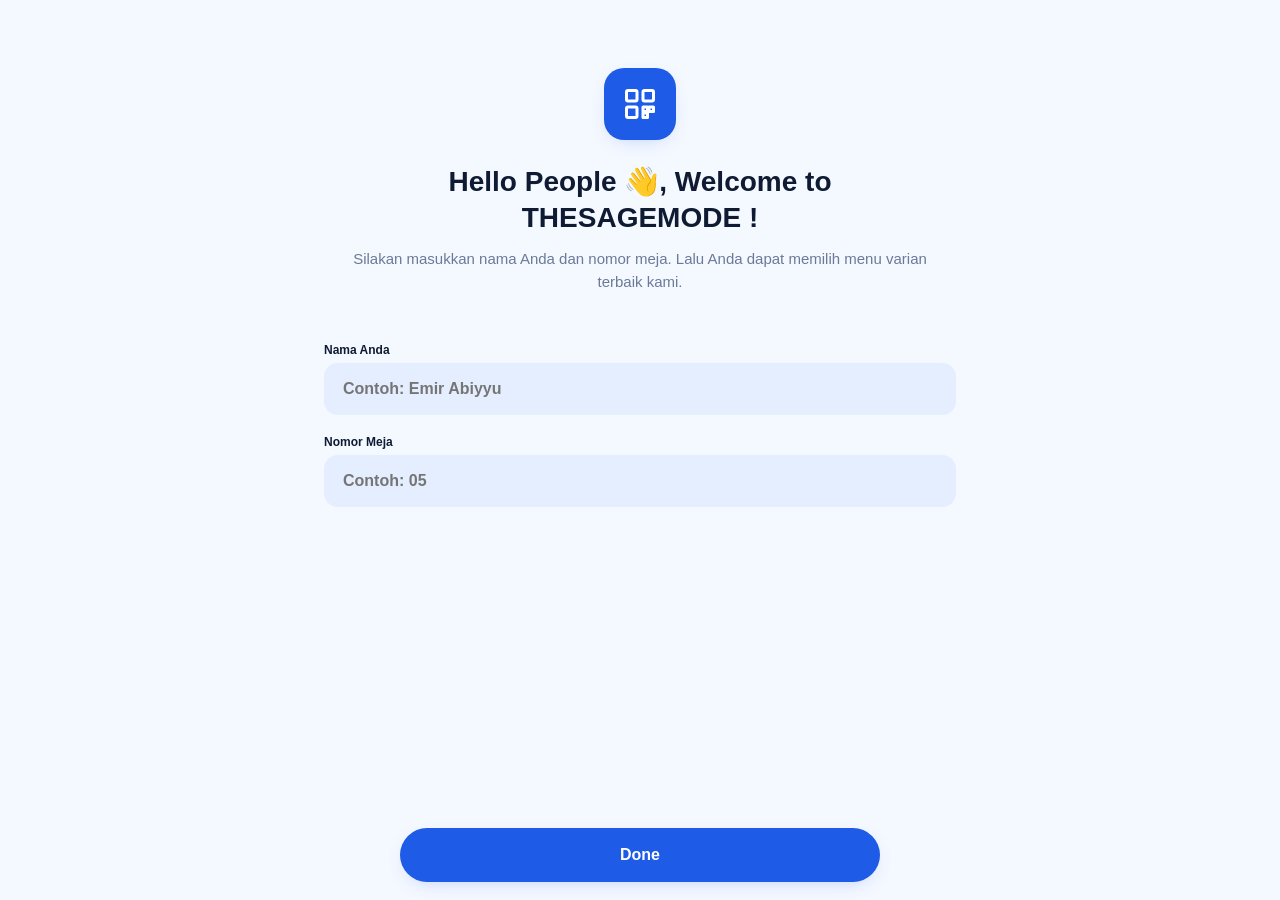
<file: qr code/index.html>
<!DOCTYPE html>
<html lang="id">
<head>
<meta charset="UTF-8" />
<meta name="viewport" content="width=device-width, initial-scale=1, user-scalable=no" />
<title>THESAGEMODE — Welcome</title>
<link rel="stylesheet" href="styles.css" />
</head>
<body class="landing-page">
  <main class="landing-wrap">
    <div class="logo-badge">
      <svg viewBox="0 0 24 24" fill="none" stroke="currentColor" stroke-width="2" stroke-linecap="round" stroke-linejoin="round">
        <rect x="3" y="3" width="7" height="7" rx="1"/><rect x="14" y="3" width="7" height="7" rx="1"/>
        <rect x="3" y="14" width="7" height="7" rx="1"/><rect x="14" y="14" width="3" height="3"/>
        <rect x="18" y="14" width="3" height="3"/><rect x="14" y="18" width="3" height="3"/>
      </svg>
    </div>
    <h1 class="landing-title">Hello People 👋, Welcome to <br/>THESAGEMODE !</h1>
    <p class="landing-sub">Silakan masukkan nama Anda dan nomor meja. Lalu Anda dapat memilih menu varian terbaik kami.</p>

    <form id="customer-form" class="form-stack">
      <label class="field-label" for="name">Nama Anda</label>
      <input id="name" name="name" type="text" required placeholder="Contoh: Emir Abiyyu" class="field-input"/>

      <label class="field-label" for="table">Nomor Meja</label>
      <input id="table" name="table" type="text" inputmode="numeric" placeholder="Contoh: 05" class="field-input"/>
    </form>
  </main>
  <button form="customer-form" id="done-btn" class="cta-fixed" type="submit">Done</button>
<script src="app.js"></script>
</body>
</html>
</file>
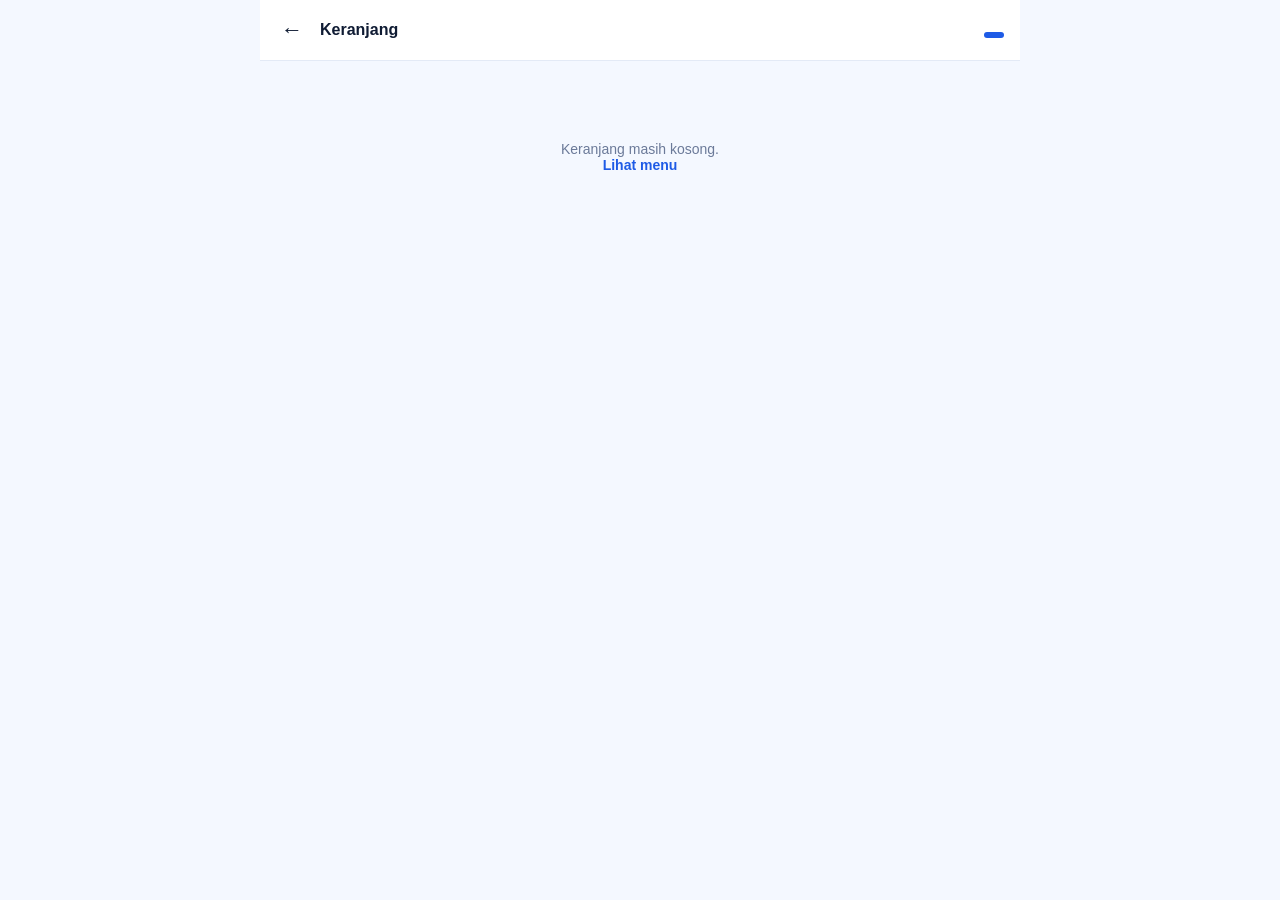
<file: qr code/cart.html>
<!doctype html>
<html lang="id">
  <head>
    <meta charset="UTF-8" />
    <meta
      name="viewport"
      content="width=device-width, initial-scale=1, user-scalable=no"
    />
    <title>Keranjang — THESAGEMODE</title>
    <link rel="stylesheet" href="styles.css" />
  </head>
  <body class="cart-page">
    <header class="page-header">
      <a href="menu.html" class="back-btn" aria-label="kembali">←</a>
      <h1>Keranjang</h1>
      <span id="cart-meja-badge" class="meja-badge small"></span>
    </header>

    <main id="cart-list" class="cart-list"></main>

    <footer id="cart-footer" class="cart-footer" hidden>
      <div class="promo-panel">
        <div class="promo-field">
          <input
            id="promo-code"
            class="promo-input"
            type="text"
            placeholder="Masukkan kode promo"
            aria-label="Kode promo"
          />
          <button id="promo-apply" class="promo-action" type="button">
            Claim
          </button>
        </div>
        <p id="promo-message" class="promo-message">
          Gunakan kode PROMO10 untuk diskon 10%
        </p>
      </div>
      <div class="bill-rows">
        <div class="bill-row">
          <span>Subtotal</span>
          <b id="cart-subtotal">Rp 0</b>
        </div>
        <div class="bill-row" id="discount-row" hidden>
          <span>Diskon</span>
          <b id="cart-discount">- Rp 0</b>
        </div>
        <div class="bill-row" id="promo-row" hidden>
          <span>Promo</span>
          <b id="cart-promo">- Rp 0</b>
        </div>
        <div class="bill-line"></div>
        <div class="bill-row total-row">
          <span>Total</span>
          <b id="cart-total">Rp 0</b>
        </div>
      </div>
      <button id="checkout-btn" class="cta-btn">Pesan Sekarang</button>
    </footer>

    <div id="confirm-order" class="sheet sheet-center" hidden>
      <div class="sheet-backdrop"></div>
      <div class="sheet-panel confirm-panel">
        <button
          class="confirm-close"
          id="confirm-order-close"
          aria-label="tutup"
        >
          ×
        </button>
        <h3 class="confirm-title">Confirm Your Order</h3>
        <div class="confirm-illustration">
          <img
            src="images/confirm-order.png"
            alt="Konfirmasi pesanan"
            width="160"
            height="160"
          />
        </div>
        <div class="confirm-meja-row">
          <span>Meja</span><b id="confirm-meja">-</b>
        </div>
        <ul class="confirm-items" id="confirm-items"></ul>
        <div class="confirm-bill">
          <div class="bill-row">
            <span>Subtotal</span><b id="confirm-subtotal">Rp 0</b>
          </div>
          <div class="bill-row" id="confirm-disc-row" hidden>
            <span>Diskon</span><b id="confirm-discount">- Rp 0</b>
          </div>
          <div class="bill-row" id="confirm-promo-row" hidden>
            <span>Promo</span><b id="confirm-promo">- Rp 0</b>
          </div>
          <div class="bill-line"></div>
          <div class="bill-row total-row">
            <span>Total</span><b id="confirm-total">Rp 0</b>
          </div>
        </div>
        <p class="confirm-text">
          Pastikan pesanan sudah benar sebelum melanjutkan ke pembayaran.
        </p>
        <div class="confirm-actions">
          <button id="confirm-order-cancel" class="btn-outline">Cancel</button>
          <button id="confirm-order-yes" class="btn-primary">Confirm</button>
        </div>
      </div>
    </div>

    <div id="toast" class="toast" hidden></div>
    <script src="app.js"></script>
  </body>
</html>
</file>
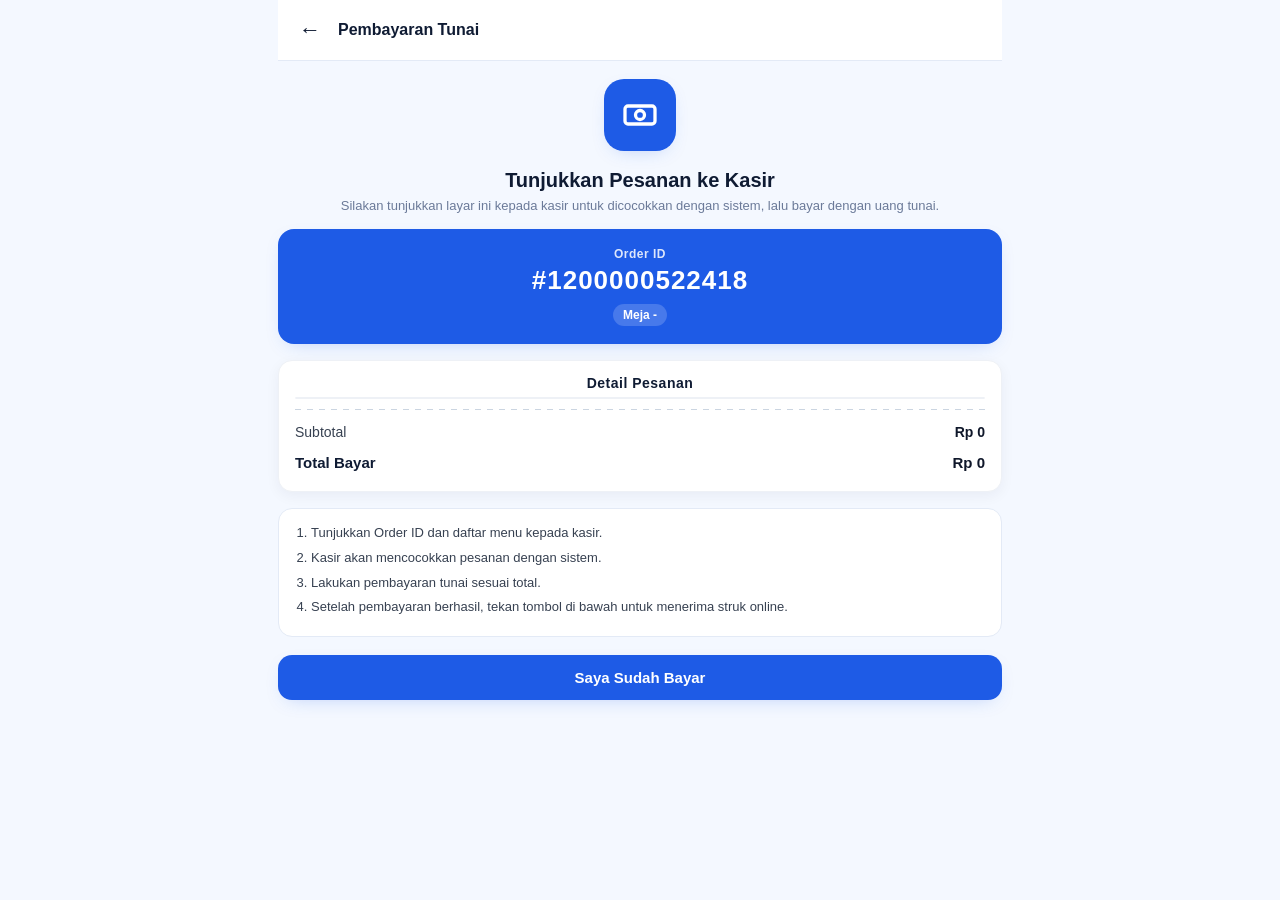
<file: qr code/cash.html>
<!doctype html>
<html lang="id">
  <head>
    <meta charset="UTF-8" />
    <meta
      name="viewport"
      content="width=device-width, initial-scale=1, user-scalable=no"
    />
    <title>Pembayaran Tunai — THESAGEMODE</title>
    <link rel="stylesheet" href="styles.css" />
  </head>
  <body class="cash-page">
    <header class="page-header">
      <a href="payment.html" class="back-btn" aria-label="kembali">←</a>
      <h1>Pembayaran Tunai</h1>
      <span></span>
    </header>
    <main class="cash-wrap">
      <div class="cash-badge">
        <svg
          viewBox="0 0 24 24"
          fill="none"
          stroke="currentColor"
          stroke-width="2.2"
          stroke-linecap="round"
          stroke-linejoin="round"
        >
          <rect x="2" y="6" width="20" height="12" rx="2" />
          <circle cx="12" cy="12" r="3" />
        </svg>
      </div>
      <h2>Tunjukkan Pesanan ke Kasir</h2>
      <p class="muted">
        Silakan tunjukkan layar ini kepada kasir untuk dicocokkan dengan sistem,
        lalu bayar dengan uang tunai.
      </p>
      <div class="order-id-card">
        <span class="oid-label">Order ID</span>
        <span class="oid-value" id="cash-order-no">#0000</span>
        <span class="oid-meja" id="cash-meja">Meja —</span>
      </div>
      <div class="receipt-card">
        <p class="receipt-title">Detail Pesanan</p>
        <ul id="cash-items" class="confirm-items"></ul>
        <div class="bill-line"></div>
        <div class="receipt-row">
          <span>Subtotal</span><b id="cash-subtotal">Rp 0</b>
        </div>
        <div class="receipt-row" id="cash-disc-row" hidden>
          <span>Diskon</span
          ><b id="cash-discount" style="color: var(--danger)">- Rp 0</b>
        </div>
        <div class="receipt-row total">
          <span>Total Bayar</span><b id="cash-total">Rp 0</b>
        </div>
      </div>
      <ol class="cash-steps">
        <li>Tunjukkan Order ID dan daftar menu kepada kasir.</li>
        <li>Kasir akan mencocokkan pesanan dengan sistem.</li>
        <li>Lakukan pembayaran tunai sesuai total.</li>
        <li>
          Setelah pembayaran berhasil, tekan tombol di bawah untuk menerima
          struk online.
        </li>
      </ol>
      <button id="cash-paid" class="cta-btn block">Saya Sudah Bayar</button>
    </main>
    <div id="toast" class="toast" hidden></div>
    <script src="app.js"></script>
  </body>
</html>
</file>
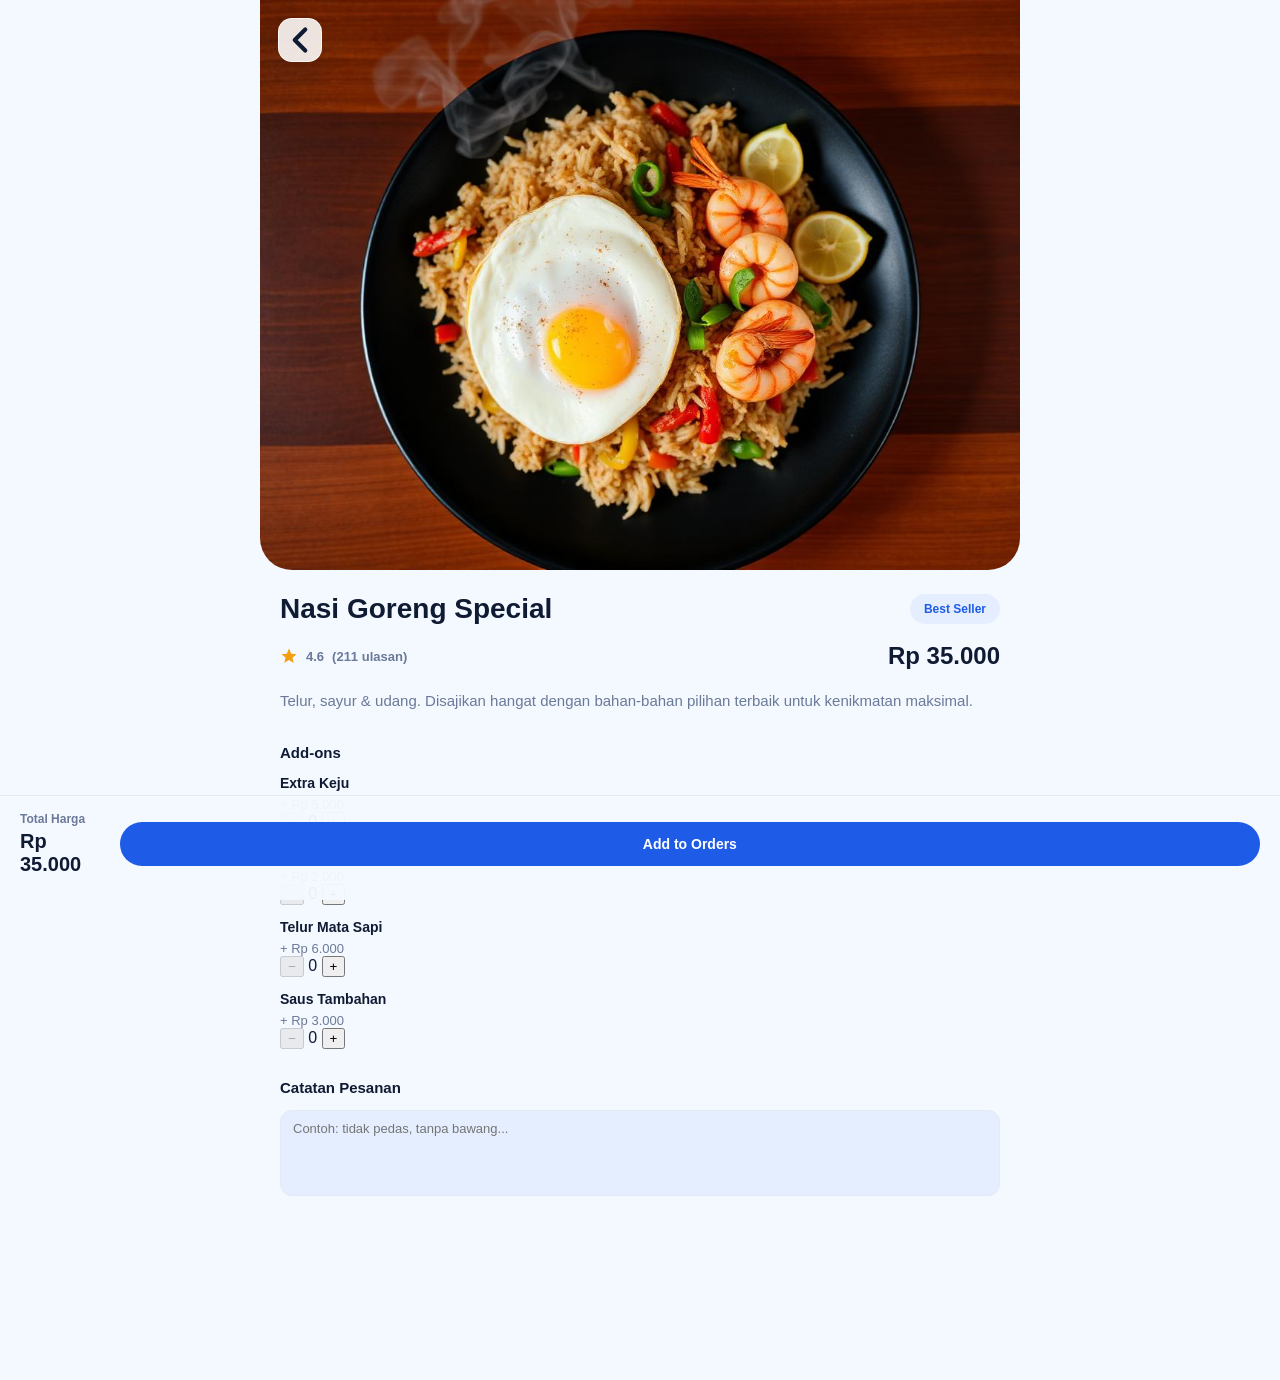
<file: qr code/detail.html>
<!doctype html>
<html lang="id">
  <head>
    <meta charset="UTF-8" />
    <meta
      name="viewport"
      content="width=device-width, initial-scale=1, user-scalable=no"
    />
    <title>Detail Menu — THESAGEMODE</title>
    <link rel="stylesheet" href="styles.css" />
  </head>
  <body class="detail-page">
    <div class="detail-hero">
      <img id="d-image" src="" alt="" />
      <a href="menu.html" class="detail-back" aria-label="Kembali">
        <svg
          viewBox="0 0 24 24"
          fill="none"
          stroke="currentColor"
          stroke-width="2.4"
          stroke-linecap="round"
          stroke-linejoin="round"
        >
          <path d="M15 18l-6-6 6-6" />
        </svg>
      </a>
    </div>

    <main class="detail-main">
      <div class="detail-head">
        <h1 id="d-name" class="detail-name">—</h1>
        <span id="d-badge" class="detail-badge" hidden></span>
      </div>

      <div class="detail-meta">
        <span class="detail-rating">
          <svg viewBox="0 0 24 24" fill="#F59E0B" stroke="none">
            <path
              d="M12 2l2.9 6.9 7.1.6-5.4 4.7 1.7 7-6.3-3.8L5.7 21l1.7-7L2 9.5l7.1-.6L12 2z"
            />
          </svg>
          <b id="d-rating">4.8</b>
          <span id="d-reviews" class="detail-reviews">(126 ulasan)</span>
        </span>
        <span id="d-price" class="detail-price">—</span>
      </div>

      <p id="d-desc" class="detail-desc">—</p>

      <section class="addon-section">
        <h2 class="section-title">Add-ons</h2>
        <div id="addon-list" class="addon-list"></div>
      </section>

      <section class="note-section">
        <h2 class="section-title">Catatan Pesanan</h2>
        <textarea
          id="d-note"
          class="custom-reason"
          rows="2"
          placeholder="Contoh: tidak pedas, tanpa bawang..."
        ></textarea>
      </section>
    </main>

    <footer class="detail-footer">
      <div class="detail-total">
        <span class="detail-total-label">Total Harga</span>
        <span id="d-total" class="detail-total-value">Rp 0</span>
      </div>
      <button id="d-add" class="cta-btn detail-cta" type="button">
        Add to Orders
      </button>
    </footer>

    <div id="toast" class="toast" hidden></div>

    <script src="app.js"></script>
  </body>
</html>
</file>
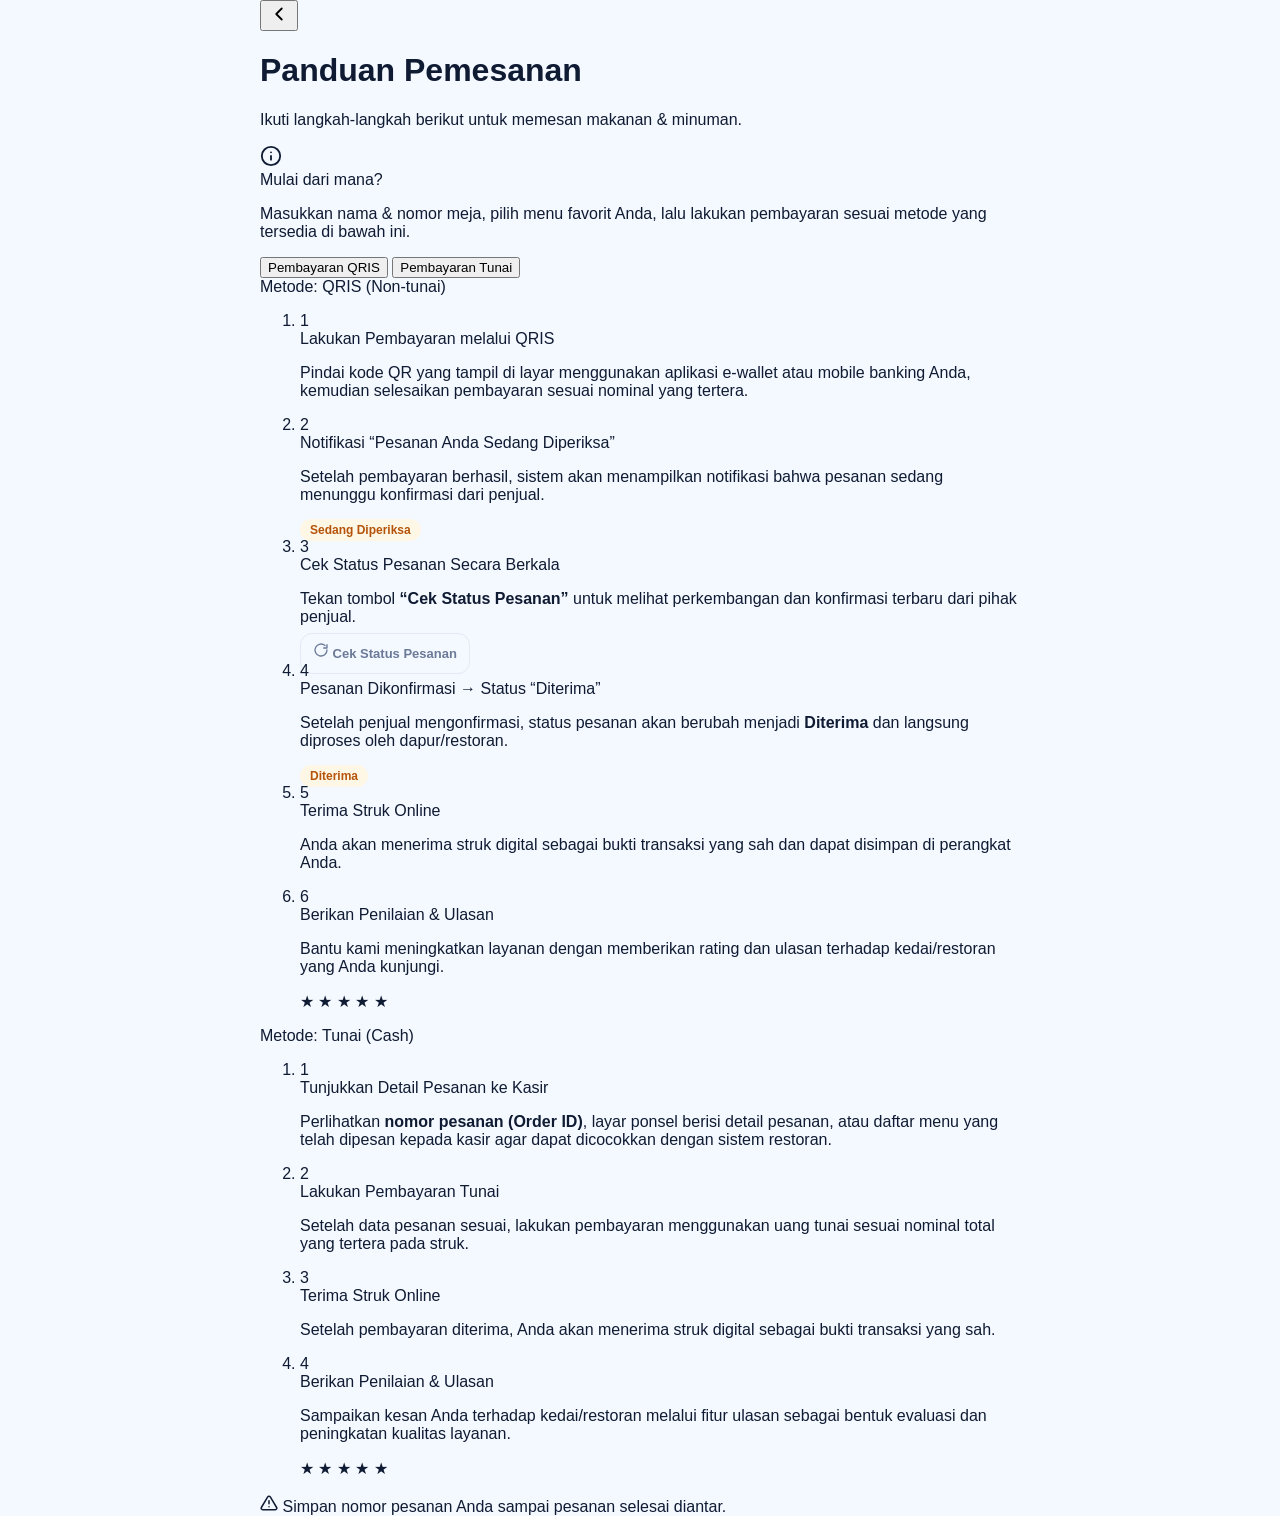
<file: qr code/guide.html>
<!DOCTYPE html>
<html lang="id">
<head>
<meta charset="UTF-8" />
<meta name="viewport" content="width=device-width, initial-scale=1, user-scalable=no" />
<title>THESAGEMODE — Panduan Pemesanan</title>
<link rel="stylesheet" href="styles.css" />
</head>
<body class="guide-page">
  <header class="guide-header">
    <button class="icon-btn" onclick="history.back()" aria-label="Kembali">
      <svg viewBox="0 0 24 24" width="22" height="22" fill="none" stroke="currentColor" stroke-width="2" stroke-linecap="round" stroke-linejoin="round"><path d="M15 18l-6-6 6-6"/></svg>
    </button>
    <div class="guide-title-wrap">
      <h1 class="guide-title">Panduan Pemesanan</h1>
      <p class="guide-sub">Ikuti langkah-langkah berikut untuk memesan makanan & minuman.</p>
    </div>
  </header>

  <main class="guide-main">
    <section class="guide-intro">
      <div class="guide-intro-icon">
        <svg viewBox="0 0 24 24" width="22" height="22" fill="none" stroke="currentColor" stroke-width="2" stroke-linecap="round" stroke-linejoin="round"><circle cx="12" cy="12" r="10"/><path d="M12 16v-4M12 8h.01"/></svg>
      </div>
      <div>
        <div class="guide-intro-title">Mulai dari mana?</div>
        <p class="guide-intro-text">Masukkan nama & nomor meja, pilih menu favorit Anda, lalu lakukan pembayaran sesuai metode yang tersedia di bawah ini.</p>
      </div>
    </section>

    <div class="guide-tabs" role="tablist">
      <button class="guide-tab active" data-tab="qris" role="tab">Pembayaran QRIS</button>
      <button class="guide-tab" data-tab="cash" role="tab">Pembayaran Tunai</button>
    </div>

    <!-- QRIS -->
    <section class="guide-panel active" data-panel="qris">
      <div class="method-badge qris">
        <span class="dot"></span> Metode: QRIS (Non-tunai)
      </div>

      <ol class="step-list">
        <li class="step-item">
          <div class="step-num">1</div>
          <div class="step-body">
            <div class="step-title">Lakukan Pembayaran melalui QRIS</div>
            <p class="step-text">Pindai kode QR yang tampil di layar menggunakan aplikasi e-wallet atau mobile banking Anda, kemudian selesaikan pembayaran sesuai nominal yang tertera.</p>
          </div>
        </li>
        <li class="step-item">
          <div class="step-num">2</div>
          <div class="step-body">
            <div class="step-title">Notifikasi “Pesanan Anda Sedang Diperiksa”</div>
            <p class="step-text">Setelah pembayaran berhasil, sistem akan menampilkan notifikasi bahwa pesanan sedang menunggu konfirmasi dari penjual.</p>
            <span class="status-pill status-pending">Sedang Diperiksa</span>
          </div>
        </li>
        <li class="step-item">
          <div class="step-num">3</div>
          <div class="step-body">
            <div class="step-title">Cek Status Pesanan Secara Berkala</div>
            <p class="step-text">Tekan tombol <b>“Cek Status Pesanan”</b> untuk melihat perkembangan dan konfirmasi terbaru dari pihak penjual.</p>
            <a class="ghost-btn" href="status.html">
              <svg viewBox="0 0 24 24" width="16" height="16" fill="none" stroke="currentColor" stroke-width="2" stroke-linecap="round" stroke-linejoin="round"><path d="M21 12a9 9 0 1 1-3-6.7"/><path d="M21 4v5h-5"/></svg>
              Cek Status Pesanan
            </a>
          </div>
        </li>
        <li class="step-item">
          <div class="step-num">4</div>
          <div class="step-body">
            <div class="step-title">Pesanan Dikonfirmasi → Status “Diterima”</div>
            <p class="step-text">Setelah penjual mengonfirmasi, status pesanan akan berubah menjadi <b>Diterima</b> dan langsung diproses oleh dapur/restoran.</p>
            <span class="status-pill status-accepted">Diterima</span>
          </div>
        </li>
        <li class="step-item">
          <div class="step-num">5</div>
          <div class="step-body">
            <div class="step-title">Terima Struk Online</div>
            <p class="step-text">Anda akan menerima struk digital sebagai bukti transaksi yang sah dan dapat disimpan di perangkat Anda.</p>
          </div>
        </li>
        <li class="step-item">
          <div class="step-num">6</div>
          <div class="step-body">
            <div class="step-title">Berikan Penilaian & Ulasan</div>
            <p class="step-text">Bantu kami meningkatkan layanan dengan memberikan rating dan ulasan terhadap kedai/restoran yang Anda kunjungi.</p>
            <div class="rate-stars" aria-hidden="true">★ ★ ★ ★ ★</div>
          </div>
        </li>
      </ol>
    </section>

    <!-- CASH -->
    <section class="guide-panel" data-panel="cash">
      <div class="method-badge cash">
        <span class="dot"></span> Metode: Tunai (Cash)
      </div>

      <ol class="step-list">
        <li class="step-item">
          <div class="step-num">1</div>
          <div class="step-body">
            <div class="step-title">Tunjukkan Detail Pesanan ke Kasir</div>
            <p class="step-text">Perlihatkan <b>nomor pesanan (Order ID)</b>, layar ponsel berisi detail pesanan, atau daftar menu yang telah dipesan kepada kasir agar dapat dicocokkan dengan sistem restoran.</p>
          </div>
        </li>
        <li class="step-item">
          <div class="step-num">2</div>
          <div class="step-body">
            <div class="step-title">Lakukan Pembayaran Tunai</div>
            <p class="step-text">Setelah data pesanan sesuai, lakukan pembayaran menggunakan uang tunai sesuai nominal total yang tertera pada struk.</p>
          </div>
        </li>
        <li class="step-item">
          <div class="step-num">3</div>
          <div class="step-body">
            <div class="step-title">Terima Struk Online</div>
            <p class="step-text">Setelah pembayaran diterima, Anda akan menerima struk digital sebagai bukti transaksi yang sah.</p>
          </div>
        </li>
        <li class="step-item">
          <div class="step-num">4</div>
          <div class="step-body">
            <div class="step-title">Berikan Penilaian & Ulasan</div>
            <p class="step-text">Sampaikan kesan Anda terhadap kedai/restoran melalui fitur ulasan sebagai bentuk evaluasi dan peningkatan kualitas layanan.</p>
            <div class="rate-stars" aria-hidden="true">★ ★ ★ ★ ★</div>
          </div>
        </li>
      </ol>
    </section>

    <div class="guide-note">
      <svg viewBox="0 0 24 24" width="18" height="18" fill="none" stroke="currentColor" stroke-width="2" stroke-linecap="round" stroke-linejoin="round"><path d="M12 9v4"/><path d="M12 17h.01"/><path d="M10.29 3.86 1.82 18a2 2 0 0 0 1.71 3h16.94a2 2 0 0 0 1.71-3L13.71 3.86a2 2 0 0 0-3.42 0z"/></svg>
      <span>Simpan nomor pesanan Anda sampai pesanan selesai diantar.</span>
    </div>
  </main>

  <script>
    document.querySelectorAll('.guide-tab').forEach(btn => {
      btn.addEventListener('click', () => {
        const tab = btn.dataset.tab;
        document.querySelectorAll('.guide-tab').forEach(b => b.classList.toggle('active', b === btn));
        document.querySelectorAll('.guide-panel').forEach(p => p.classList.toggle('active', p.dataset.panel === tab));
        window.scrollTo({ top: 0, behavior: 'smooth' });
      });
    });
  </script>
</body>
</html>
</file>
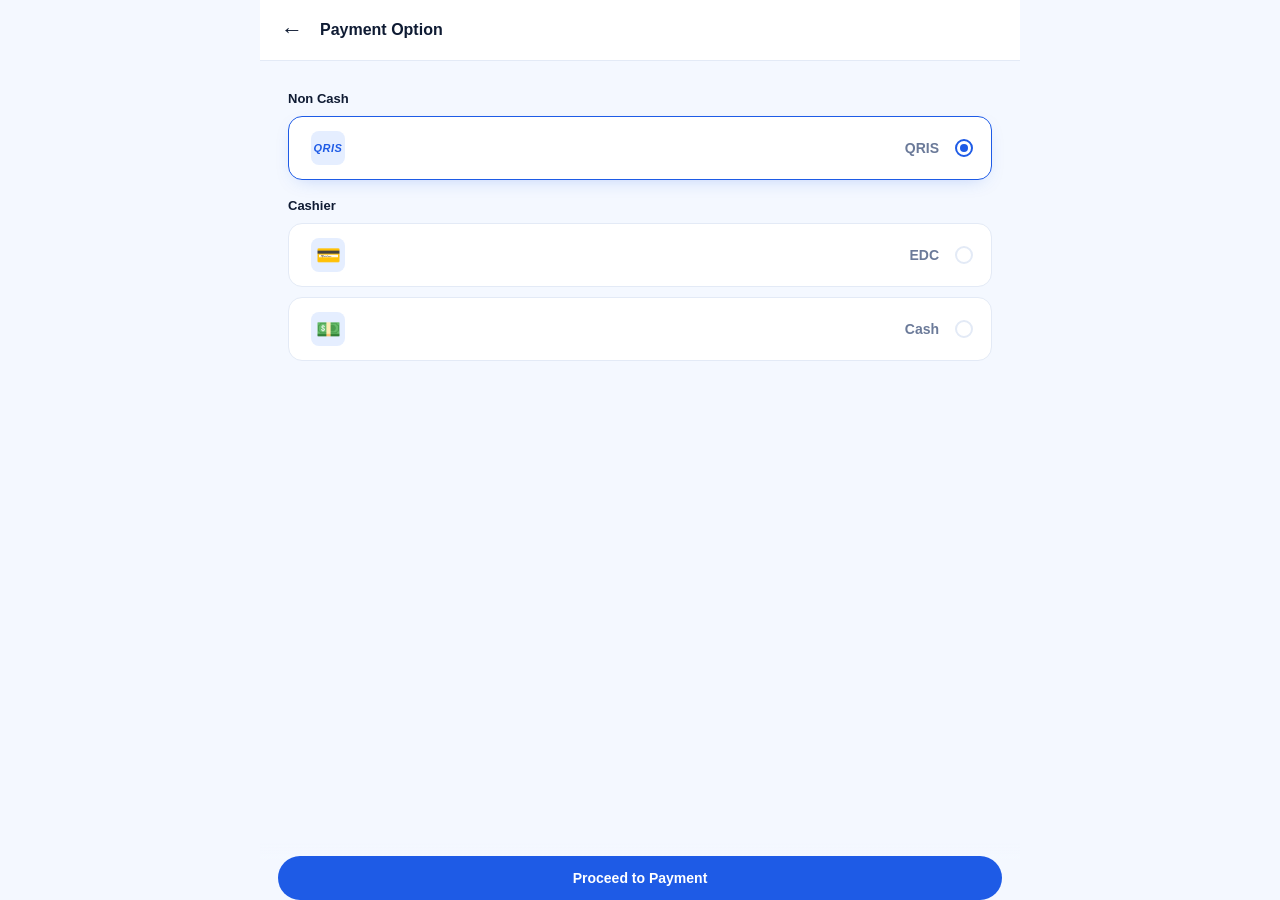
<file: qr code/payment.html>
<!DOCTYPE html>
<html lang="id">
<head>
<meta charset="UTF-8" />
<meta name="viewport" content="width=device-width, initial-scale=1, user-scalable=no" />
<title>Payment Option — THESAGEMODE</title>
<link rel="stylesheet" href="styles.css" />
</head>
<body class="payment-page">
  <header class="page-header">
    <a href="cart.html" class="back-btn" aria-label="kembali">←</a>
    <h1>Payment Option</h1>
    <span></span>
  </header>

  <main class="pay-main">
    <p class="pay-group-title">Non Cash</p>
    <label class="pay-row">
      <span class="pay-left">
        <span class="pay-icon pay-icon-qris">QRIS</span>
      </span>
      <span class="pay-name">QRIS</span>
      <input type="radio" name="method" value="qris" checked />
      <span class="pay-radio"></span>
    </label>

    <p class="pay-group-title">Cashier</p>
    <label class="pay-row">
      <span class="pay-left">
        <span class="pay-icon">💳</span>
      </span>
      <span class="pay-name">EDC</span>
      <input type="radio" name="method" value="edc" />
      <span class="pay-radio"></span>
    </label>
    <label class="pay-row">
      <span class="pay-left">
        <span class="pay-icon">💵</span>
      </span>
      <span class="pay-name">Cash</span>
      <input type="radio" name="method" value="cash" />
      <span class="pay-radio"></span>
    </label>
  </main>

  <footer class="pay-footer">
    <button id="proceed-btn" class="cta-btn">Proceed to Payment</button>
  </footer>

  <div id="toast" class="toast" hidden></div>
<script src="app.js"></script>
</body>
</html>
</file>
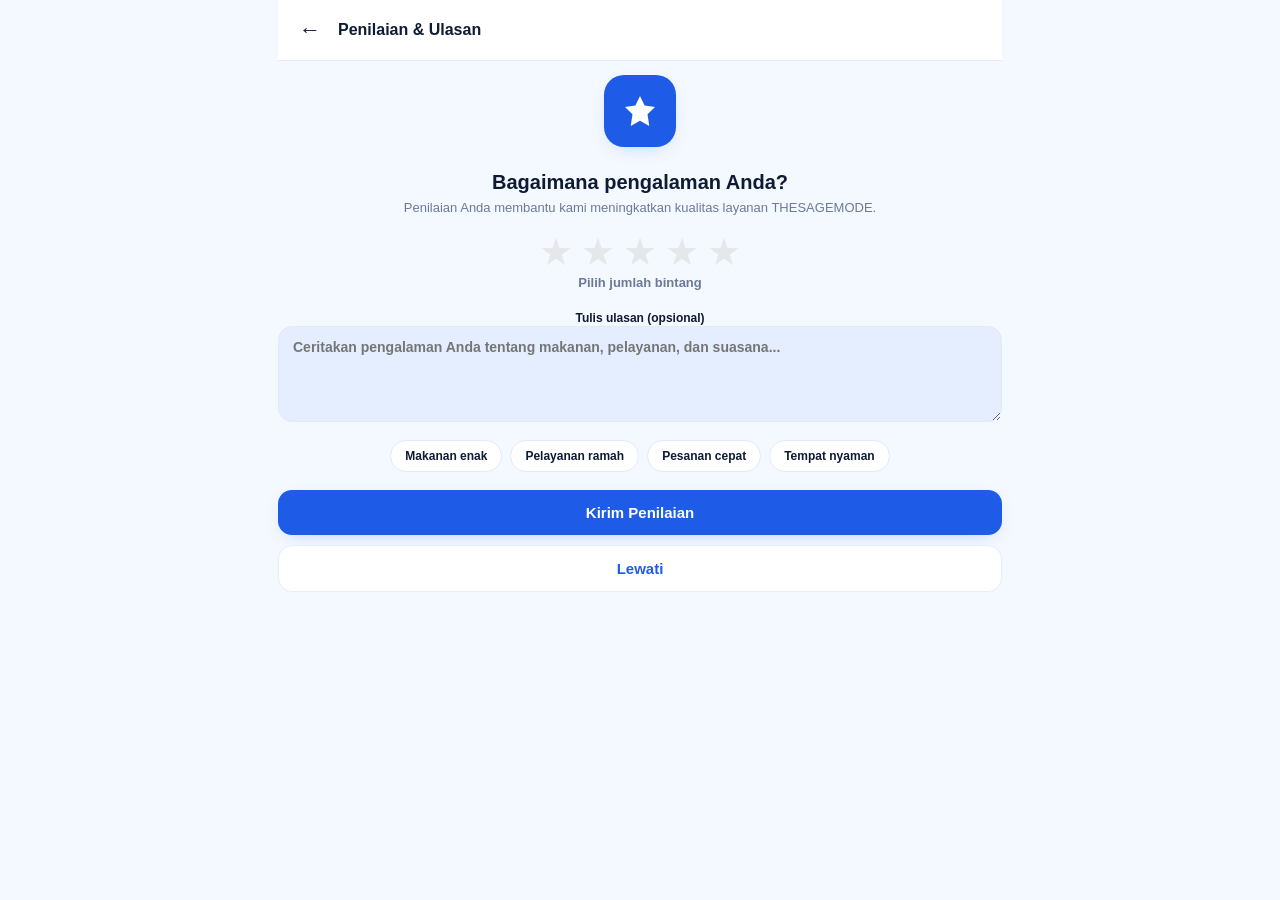
<file: qr code/review.html>
<!doctype html>
<html lang="id">
  <head>
    <meta charset="UTF-8" />
    <meta
      name="viewport"
      content="width=device-width, initial-scale=1, user-scalable=no"
    />
    <title>Beri Ulasan — THESAGEMODE</title>
    <link rel="stylesheet" href="styles.css" />
  </head>
  <body class="review-page">
    <header class="page-header">
      <a href="success.html" class="back-btn" aria-label="kembali">←</a>
      <h1>Penilaian & Ulasan</h1>
      <span></span>
    </header>
    <main class="review-wrap">
      <div class="logo-badge" style="margin-top: 6px">
        <svg viewBox="0 0 24 24" fill="currentColor">
          <path
            d="M12 2l3.09 6.26L22 9.27l-5 4.87L18.18 22 12 18.56 5.82 22 7 14.14 2 9.27l6.91-1.01L12 2z"
          />
        </svg>
      </div>
      <h2>Bagaimana pengalaman Anda?</h2>
      <p class="muted">
        Penilaian Anda membantu kami meningkatkan kualitas layanan THESAGEMODE.
      </p>
      <div
        class="rating-row"
        id="rating-row"
        role="radiogroup"
        aria-label="Rating"
      >
        <button type="button" class="star" data-v="1" aria-label="1 bintang">
          ★
        </button>
        <button type="button" class="star" data-v="2" aria-label="2 bintang">
          ★
        </button>
        <button type="button" class="star" data-v="3" aria-label="3 bintang">
          ★
        </button>
        <button type="button" class="star" data-v="4" aria-label="4 bintang">
          ★
        </button>
        <button type="button" class="star" data-v="5" aria-label="5 bintang">
          ★
        </button>
      </div>
      <p class="rating-label" id="rating-label">Pilih jumlah bintang</p>
      <label class="field-label" for="review-text"
        >Tulis ulasan (opsional)</label
      >
      <textarea
        id="review-text"
        class="field-input review-area"
        rows="4"
        placeholder="Ceritakan pengalaman Anda tentang makanan, pelayanan, dan suasana..."
      ></textarea>
      <div class="tag-row">
        <button type="button" class="tag-chip" data-tag="Makanan enak">
          Makanan enak
        </button>
        <button type="button" class="tag-chip" data-tag="Pelayanan ramah">
          Pelayanan ramah
        </button>
        <button type="button" class="tag-chip" data-tag="Pesanan cepat">
          Pesanan cepat
        </button>
        <button type="button" class="tag-chip" data-tag="Tempat nyaman">
          Tempat nyaman
        </button>
      </div>
      <button id="submit-review" class="cta-btn block">Kirim Penilaian</button>
      <button id="skip-review" class="cta-btn block ghost">Lewati</button>
    </main>
    <div id="review-thanks" class="sheet sheet-center" hidden>
      <div class="sheet-backdrop"></div>
      <div class="sheet-panel confirm-panel">
        <div class="check-circle small">
          <svg
            viewBox="0 0 24 24"
            fill="none"
            stroke="currentColor"
            stroke-width="3"
            stroke-linecap="round"
            stroke-linejoin="round"
          >
            <polyline points="20 6 9 17 4 12" />
          </svg>
        </div>
        <h3 class="confirm-title">Terima Kasih!</h3>
        <p class="confirm-text">
          Ulasan Anda telah kami terima. Sampai jumpa kembali di THESAGEMODE.
        </p>
        <div class="confirm-actions">
          <a
            href="index.html"
            class="btn-primary"
            style="text-decoration: none; text-align: center"
            >Selesai</a
          >
        </div>
      </div>
    </div>
    <div id="toast" class="toast" hidden></div>
    <script src="app.js"></script>
  </body>
</html>
</file>
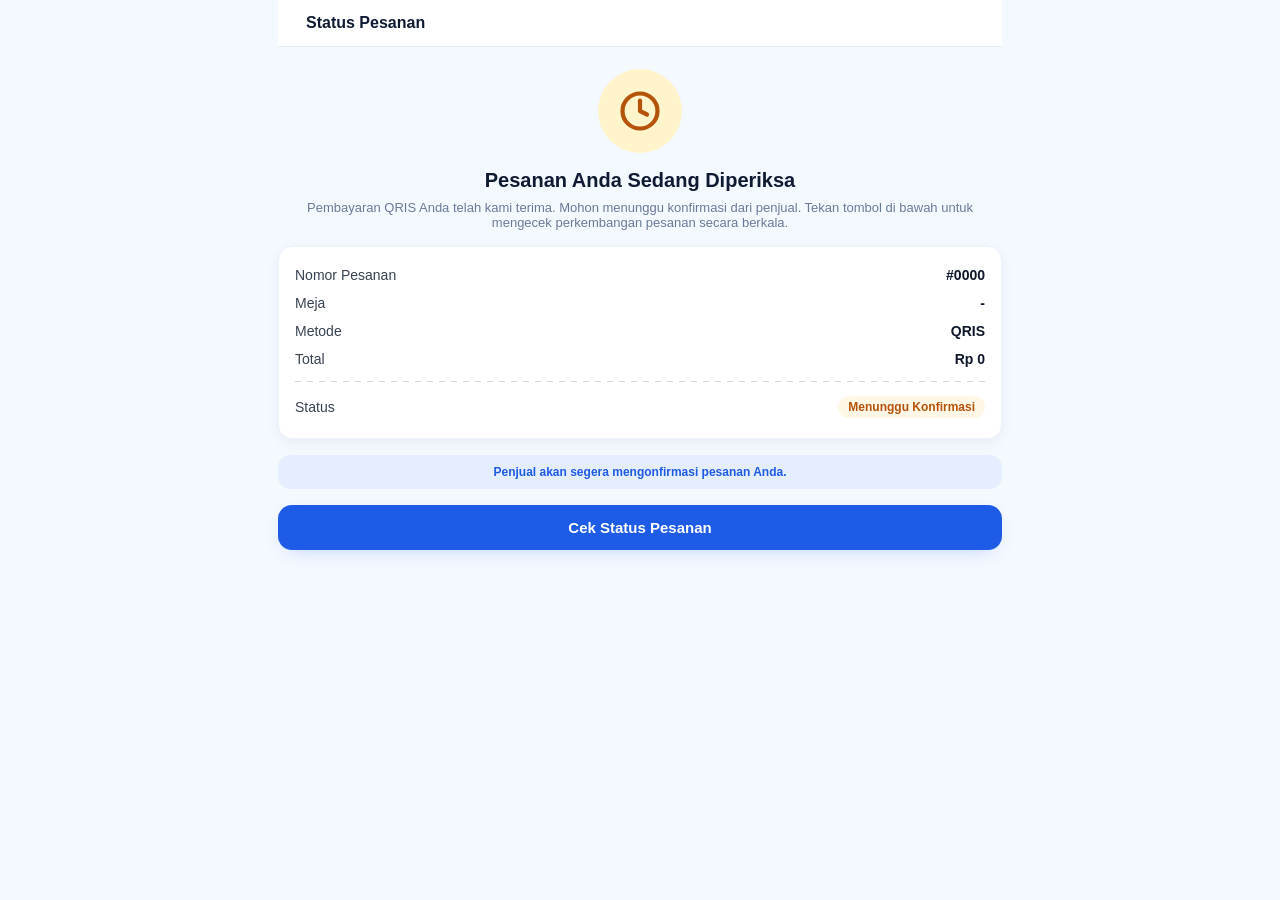
<file: qr code/status.html>
<!doctype html>
<html lang="id">
  <head>
    <meta charset="UTF-8" />
    <meta
      name="viewport"
      content="width=device-width, initial-scale=1, user-scalable=no"
    />
    <title>Status Pesanan — THESAGEMODE</title>
    <link rel="stylesheet" href="styles.css" />
  </head>
  <body class="status-page">
    <header class="page-header">
      <span></span>
      <h1>Status Pesanan</h1>
      <span></span>
    </header>
    <main class="status-wrap">
      <div id="status-icon" class="status-icon pending">
        <svg
          viewBox="0 0 24 24"
          fill="none"
          stroke="currentColor"
          stroke-width="2.4"
          stroke-linecap="round"
          stroke-linejoin="round"
        >
          <circle cx="12" cy="12" r="10" />
          <polyline points="12 6 12 12 16 14" />
        </svg>
      </div>
      <h2 id="status-title">Pesanan Anda Sedang Diperiksa</h2>
      <p id="status-desc" class="muted">
        Pembayaran QRIS Anda telah kami terima. Mohon menunggu konfirmasi dari
        penjual. Tekan tombol di bawah untuk mengecek perkembangan pesanan
        secara berkala.
      </p>
      <div class="receipt-card">
        <div class="receipt-row">
          <span>Nomor Pesanan</span><b id="s-order-no">#0000</b>
        </div>
        <div class="receipt-row"><span>Meja</span><b id="s-meja">-</b></div>
        <div class="receipt-row">
          <span>Metode</span><b id="s-method">QRIS</b>
        </div>
        <div class="receipt-row">
          <span>Total</span><b id="s-total">Rp 0</b>
        </div>
        <div class="bill-line"></div>
        <div class="receipt-row">
          <span>Status</span
          ><span class="status-pill" id="status-pill">Menunggu Konfirmasi</span>
        </div>
      </div>
      <div id="status-hint" class="status-hint">
        Penjual akan segera mengonfirmasi pesanan Anda.
      </div>
      <button id="check-status" class="cta-btn block">
        Cek Status Pesanan
      </button>
      <button id="see-receipt" class="cta-btn block ghost" hidden>
        Lihat Struk Online
      </button>
    </main>
    <div id="toast" class="toast" hidden></div>
    <script src="app.js"></script>
  </body>
</html>
</file>
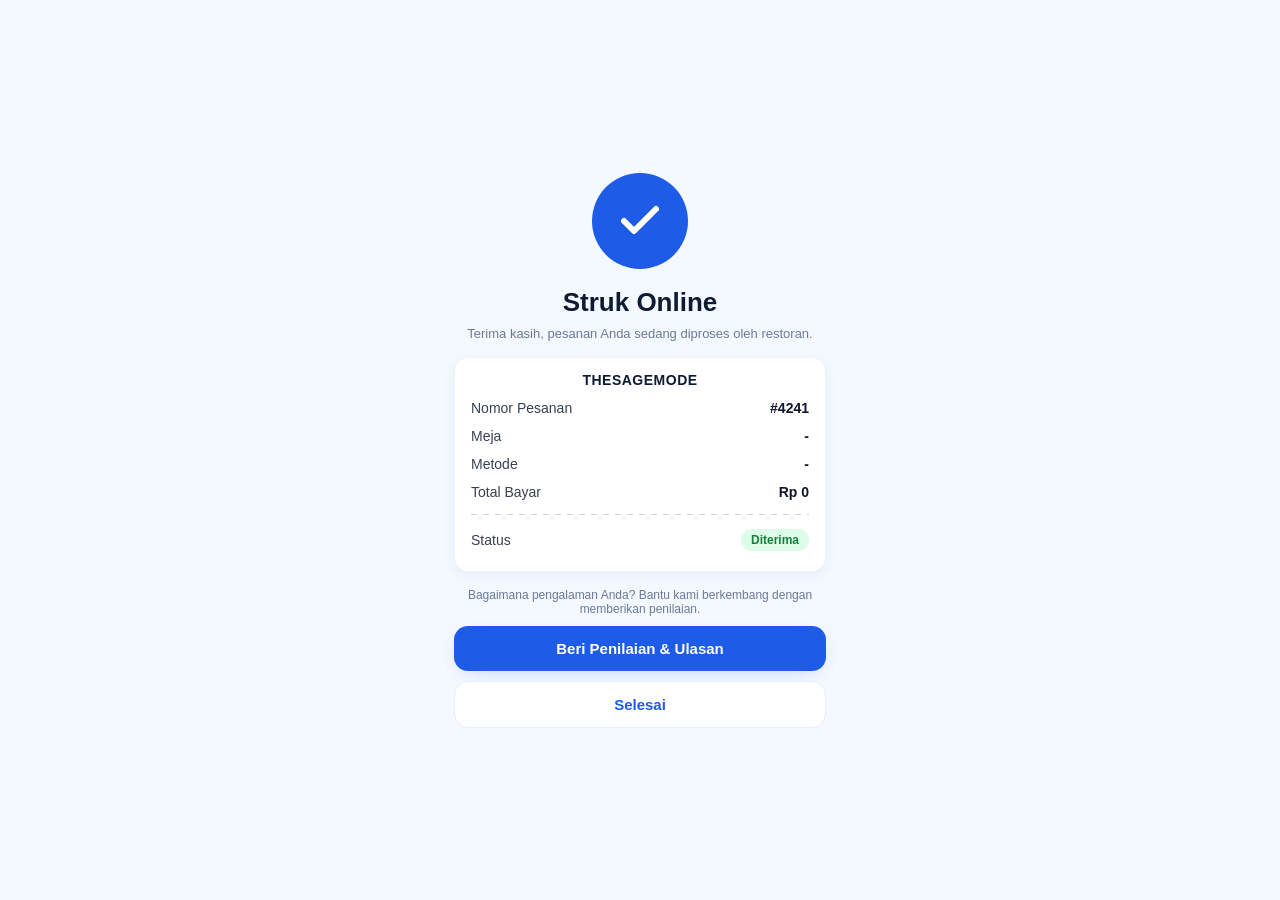
<file: qr code/success.html>
<!doctype html>
<html lang="id">
  <head>
    <meta charset="UTF-8" />
    <meta
      name="viewport"
      content="width=device-width, initial-scale=1, user-scalable=no"
    />
    <title>Pesanan Diterima — THESAGEMODE</title>
    <link rel="stylesheet" href="styles.css" />
  </head>
  <body class="success-page">
    <main class="success-wrap">
      <div class="check-circle">
        <svg
          viewBox="0 0 24 24"
          fill="none"
          stroke="currentColor"
          stroke-width="3"
          stroke-linecap="round"
          stroke-linejoin="round"
        >
          <polyline points="20 6 9 17 4 12" />
        </svg>
      </div>
      <h1>Struk Online</h1>
      <p class="muted">
        Terima kasih, pesanan Anda sedang diproses oleh restoran.
      </p>

      <div class="receipt-card">
        <p class="receipt-title">THESAGEMODE</p>
        <div class="receipt-row">
          <span>Nomor Pesanan</span><b id="order-no">#0000</b>
        </div>
        <div class="receipt-row">
          <span>Meja</span><b id="receipt-meja">-</b>
        </div>
        <div class="receipt-row">
          <span>Metode</span><b id="receipt-method">-</b>
        </div>
        <div class="receipt-row">
          <span>Total Bayar</span><b id="receipt-total">Rp 0</b>
        </div>
        <div class="bill-line"></div>
        <div class="receipt-row">
          <span>Status</span
          ><span class="status-pill ok" id="order-status">Diterima</span>
        </div>
      </div>

      <p class="muted small">
        Bagaimana pengalaman Anda? Bantu kami berkembang dengan memberikan
        penilaian.
      </p>
      <a href="review.html" class="cta-btn block">Beri Penilaian & Ulasan</a>
      <a href="index.html" class="cta-btn block ghost">Selesai</a>
    </main>
    <script src="app.js"></script>
  </body>
</html>
</file>
<file: qr code/styles.css>
*,
*::before,
*::after {
  box-sizing: border-box;
}

:root {
  --bg: #f4f8ff;
  --surface: #ffffff;
  --text: #0f1b33;
  --muted: #6b7a99;
  --primary: #1e5be6;
  --primary-dark: #1747b8;
  --primary-soft: #e5eeff;
  --border: #e3eaf6;
  --danger: #e11d48;
  --warn: #f59e0b;
  --shadow: 0 6px 20px -10px rgba(30, 91, 230, 0.35);
  --radius: 16px;
}

html,
body {
  margin: 0;
  padding: 0;
  background: var(--bg);
  color: var(--text);
  font-family:
    -apple-system, BlinkMacSystemFont, "Segoe UI", Roboto, "Helvetica Neue",
    Arial, sans-serif;
  -webkit-font-smoothing: antialiased;
}

body {
  max-width: 480px;
  margin: 0 auto;
  min-height: 100vh;
  position: relative;
  padding-bottom: env(safe-area-inset-bottom);
}

button {
  font-family: inherit;
  cursor: pointer;
}

a {
  color: inherit;
  text-decoration: none;
}

/* Landing */
.landing-page {
  padding: 32px 24px 120px;
  text-align: center;
}

.logo-badge {
  width: 56px;
  height: 56px;
  border-radius: 16px;
  background: var(--primary);
  color: #fff;
  display: flex;
  align-items: center;
  justify-content: center;
  margin: 8px auto 18px;
  box-shadow: var(--shadow);
}

.logo-badge svg {
  width: 28px;
  height: 28px;
}

.landing-title {
  font-size: 22px;
  line-height: 1.3;
  margin: 0 0 10px;
  font-weight: 800;
}

.landing-sub {
  color: var(--muted);
  font-size: 13px;
  line-height: 1.55;
  margin: 0 8px 28px;
}

.form-stack {
  text-align: left;
  display: flex;
  flex-direction: column;
  gap: 6px;
}

.field-label {
  font-size: 12px;
  font-weight: 600;
  color: var(--text);
  margin-top: 14px;
}

.field-input {
  background: var(--primary-soft);
  border: 1px solid transparent;
  border-radius: 14px;
  padding: 14px 16px;
  font-size: 15px;
  font-weight: 600;
  color: var(--text);
  outline: none;
  transition: 0.15s;
}

.field-input:focus {
  border-color: var(--primary);
  background: #fff;
}

.counter-row {
  background: var(--primary-soft);
  border-radius: 14px;
  padding: 10px 12px 10px 16px;
  display: flex;
  align-items: center;
  justify-content: space-between;
}

#persons-label {
  font-size: 15px;
  font-weight: 600;
}

.counter-actions {
  display: flex;
  gap: 8px;
}

.counter-btn {
  width: 34px;
  height: 34px;
  border-radius: 50%;
  border: none;
  background: #fff;
  color: var(--text);
  font-size: 18px;
  font-weight: 700;
  display: flex;
  align-items: center;
  justify-content: center;
  box-shadow: 0 1px 4px rgba(0, 0, 0, 0.06);
}

.counter-btn.primary {
  background: var(--primary);
  color: #fff;
}

.cta-fixed {
  position: fixed;
  left: 50%;
  transform: translateX(-50%);
  bottom: 18px;
  width: calc(100% - 48px);
  max-width: 432px;
  background: var(--primary);
  color: #fff;
  border: none;
  border-radius: 999px;
  padding: 16px;
  font-size: 15px;
  font-weight: 700;
  box-shadow: var(--shadow);
}

.cta-fixed:active {
  background: var(--primary-dark);
}

/* Menu page */
.menu-page {
  padding-bottom: 90px;
}

.menu-header {
  padding: 18px 16px 6px;
}

.customer-card {
  background: var(--surface);
  border: 1px solid var(--border);
  border-radius: var(--radius);
  padding: 14px;
  box-shadow: var(--shadow);
}

.customer-head {
  display: flex;
  justify-content: space-between;
  align-items: center;
  margin-bottom: 10px;
}

.customer-title {
  font-size: 14px;
  font-weight: 700;
}

.change-link {
  font-size: 12px;
  color: var(--primary);
  font-weight: 600;
}

.customer-grid {
  display: grid;
  grid-template-columns: 1fr 1fr;
  gap: 8px;
}

.customer-pill {
  background: var(--primary-soft);
  border-radius: 12px;
  padding: 10px 12px;
  display: flex;
  flex-direction: column;
  gap: 2px;
}

.customer-pill.full {
  width: 100%;
}

.pill-label {
  font-size: 10px;
  color: var(--muted);
  font-weight: 600;
}

.pill-value {
  font-size: 13px;
  font-weight: 700;
  color: var(--text);
}

.meja-badge {
  display: inline-block;
  margin-top: 10px;
  background: var(--primary);
  color: #fff;
  border-radius: 999px;
  padding: 4px 12px;
  font-size: 11px;
  font-weight: 700;
}

.meja-badge.small {
  font-size: 11px;
  padding: 3px 10px;
}

/* Detail page */
.detail-page {
  background: var(--bg);
}

.detail-hero {
  position: relative;
  min-height: 320px;
  overflow: hidden;
  border-bottom-left-radius: 32px;
  border-bottom-right-radius: 32px;
  margin-bottom: 0;
}

.detail-hero img {
  width: 100%;
  height: 100%;
  object-fit: cover;
  display: block;
}

.detail-back,
.detail-fav {
  position: absolute;
  top: 18px;
  width: 44px;
  height: 44px;
  border-radius: 14px;
  border: 1px solid rgba(255, 255, 255, 0.72);
  background: rgba(255, 255, 255, 0.88);
  display: inline-flex;
  align-items: center;
  justify-content: center;
  color: var(--text);
  text-decoration: none;
  box-shadow: 0 18px 35px rgba(15, 27, 51, 0.16);
}

.detail-back {
  left: 18px;
}

.detail-main {
  padding: 24px 20px 180px;
}

.detail-head {
  display: flex;
  align-items: center;
  justify-content: space-between;
  gap: 16px;
  flex-wrap: wrap;
}

.detail-name {
  margin: 0;
  font-size: 28px;
  line-height: 1.05;
  font-weight: 800;
}

.detail-badge {
  display: inline-flex;
  align-items: center;
  justify-content: center;
  padding: 8px 14px;
  border-radius: 999px;
  background: var(--primary-soft);
  color: var(--primary);
  font-size: 12px;
  font-weight: 700;
}

.detail-meta {
  display: flex;
  flex-wrap: wrap;
  align-items: center;
  justify-content: space-between;
  gap: 12px;
  margin: 18px 0 0;
}

.detail-rating,
.detail-price {
  display: inline-flex;
  align-items: center;
  gap: 8px;
}

.detail-rating {
  color: var(--muted);
  font-size: 13px;
  font-weight: 600;
}

.detail-rating svg {
  width: 18px;
  height: 18px;
}

.detail-price {
  font-size: 24px;
  font-weight: 800;
  color: var(--text);
}

.detail-desc {
  margin: 18px 0 0;
  color: var(--muted);
  line-height: 1.75;
  font-size: 15px;
}

.section-title {
  margin: 0 0 14px;
  font-size: 15px;
  font-weight: 700;
}

.addon-section,
.note-section {
  margin-top: 30px;
}

.addon-list {
  display: grid;
  gap: 14px;
}

.addon-card {
  background: var(--surface);
  border: 1px solid var(--border);
  border-radius: 20px;
  padding: 16px 18px;
  display: grid;
  grid-template-columns: 1fr auto;
  gap: 14px;
  align-items: center;
}

.addon-info {
  display: grid;
  gap: 6px;
}

.addon-name {
  font-size: 14px;
  font-weight: 700;
  color: var(--text);
}

.addon-price {
  font-size: 13px;
  color: var(--muted);
}

.addon-control {
  display: flex;
  align-items: center;
  gap: 8px;
}

.addon-btn {
  width: 34px;
  height: 34px;
  border-radius: 12px;
  border: none;
  background: var(--primary-soft);
  color: var(--primary);
  font-size: 20px;
  line-height: 1;
  display: grid;
  place-items: center;
}

.addon-count {
  min-width: 24px;
  text-align: center;
  font-weight: 700;
  color: var(--text);
}

.custom-reason {
  width: 100%;
  min-height: 86px;
  border-radius: 18px;
  border: 1px solid var(--border);
  padding: 14px 16px;
  font-size: 14px;
  color: var(--text);
  background: #fff;
  resize: vertical;
  outline: none;
}

.custom-reason:focus {
  border-color: var(--primary);
  box-shadow: 0 0 0 4px rgba(30, 91, 230, 0.08);
}

.detail-footer {
  position: fixed;
  left: 0;
  right: 0;
  bottom: 0;
  padding: 16px 20px 24px;
  display: flex;
  gap: 14px;
  align-items: center;
  justify-content: space-between;
  background: rgba(244, 248, 255, 0.96);
  border-top: 1px solid rgba(227, 234, 246, 0.95);
}

.detail-total {
  display: grid;
  gap: 4px;
}

.detail-total-label {
  font-size: 12px;
  color: var(--muted);
  font-weight: 700;
}

.detail-total-value {
  font-size: 20px;
  font-weight: 800;
  color: var(--text);
}

.detail-cta {
  min-width: 170px;
}

.discount-section {
  margin-top: 18px;
}

.discount-head {
  display: flex;
  justify-content: space-between;
  align-items: center;
  margin-bottom: 4px;
}

.discount-head h2 {
  margin: 0;
  font-size: 16px;
  font-weight: 800;
}

.see-all {
  background: transparent;
  border: none;
  color: var(--primary);
  font-size: 12px;
  font-weight: 700;
  padding: 4px 6px;
}

.discount-timer-row {
  margin-bottom: 10px;
}

.discount-timer {
  font-size: 11px;
  color: var(--muted);
}

.discount-timer b {
  color: var(--danger);
  letter-spacing: 0.5px;
}

.discount-scroll {
  display: flex;
  gap: 10px;
  overflow-x: auto;
  scroll-snap-type: x mandatory;
  padding-bottom: 6px;
  margin: 0 -16px;
  padding-left: 16px;
  padding-right: 16px;
}

.discount-scroll::-webkit-scrollbar {
  display: none;
}

.discount-card {
  background: var(--surface);
  border-radius: 14px;
  overflow: hidden;
  border: 1px solid var(--border);
  position: relative;
  display: flex;
  flex-direction: column;
  flex: 0 0 165px;
  scroll-snap-align: start;
}

.discount-card img {
  width: 100%;
  aspect-ratio: 1/1;
  object-fit: cover;
}

.avail-tag {
  position: absolute;
  top: 8px;
  left: 8px;
  background: rgba(255, 255, 255, 0.92);
  font-size: 10px;
  font-weight: 600;
  padding: 3px 7px;
  border-radius: 6px;
  color: var(--text);
}

.discount-body {
  padding: 8px 10px 10px;
}

.discount-name {
  font-size: 12px;
  font-weight: 700;
  margin: 0 0 4px;
  line-height: 1.3;
}

.discount-price-row {
  display: flex;
  align-items: center;
  justify-content: space-between;
  gap: 6px;
}

.disc-tag {
  background: #ffe4e6;
  color: var(--danger);
  font-size: 9px;
  padding: 2px 5px;
  border-radius: 4px;
  font-weight: 700;
}

.old-price {
  text-decoration: line-through;
  color: var(--muted);
  font-size: 10px;
  margin-left: 4px;
}

.new-price {
  font-size: 13px;
  font-weight: 800;
  color: var(--text);
}

.order-btn {
  background: var(--primary);
  color: #fff;
  border: none;
  border-radius: 999px;
  padding: 5px 12px;
  font-size: 11px;
  font-weight: 700;
}

.discount-all-grid {
  display: grid;
  grid-template-columns: 1fr 1fr;
  gap: 10px;
  max-height: 60vh;
  overflow-y: auto;
}

.discount-all-grid .discount-card {
  flex: none;
}

.search-row {
  margin-top: 18px;
  background: var(--surface);
  border: 1px solid var(--border);
  border-radius: 999px;
  padding: 10px 14px;
  display: flex;
  align-items: center;
  gap: 8px;
}

.search-row svg {
  width: 16px;
  height: 16px;
  color: var(--muted);
}

.search-row input {
  flex: 1;
  border: none;
  outline: none;
  font-size: 13px;
  background: transparent;
}

.explore-head {
  display: flex;
  justify-content: space-between;
  align-items: center;
  margin-top: 18px;
}

.explore-head h2 {
  margin: 0;
  font-size: 16px;
  font-weight: 800;
}

.waiter-btn {
  display: flex;
  align-items: center;
  gap: 6px;
  background: var(--primary-soft);
  color: var(--primary);
  border: none;
  border-radius: 999px;
  padding: 7px 12px;
  font-size: 12px;
  font-weight: 700;
}

.waiter-btn svg {
  width: 14px;
  height: 14px;
}

.cat-row {
  display: flex;
  gap: 8px;
  margin-top: 12px;
  overflow-x: auto;
  padding-bottom: 4px;
}

.cat-chip {
  background: var(--surface);
  border: 1px solid var(--border);
  color: var(--muted);
  font-size: 12px;
  font-weight: 600;
  padding: 6px 14px;
  border-radius: 999px;
  flex-shrink: 0;
}

.cat-chip.active {
  background: var(--primary);
  color: #fff;
  border-color: var(--primary);
}

.menu-grid {
  padding: 14px 16px;
  display: grid;
  grid-template-columns: 1fr 1fr;
  gap: 12px;
}

.menu-card {
  background: var(--surface);
  border: 1px solid var(--border);
  border-radius: 14px;
  padding: 8px;
  display: flex;
  flex-direction: column;
}

.menu-card img {
  width: 100%;
  aspect-ratio: 1/1;
  object-fit: cover;
  border-radius: 10px;
}

.menu-name {
  font-size: 13px;
  font-weight: 700;
  margin: 6px 2px 2px;
  line-height: 1.3;
}

.menu-desc {
  font-size: 11px;
  color: var(--muted);
  margin: 0 2px 6px;
  line-height: 1.4;
}

.menu-meta {
  display: flex;
  align-items: center;
  gap: 8px;
  margin: 2px 2px 6px;
  font-size: 11px;
  color: var(--muted);
}

.menu-rating {
  display: inline-flex;
  align-items: center;
  gap: 4px;
  color: var(--text);
  font-weight: 700;
}

.menu-rating svg {
  width: 12px;
  height: 12px;
}

.menu-reviews {
  font-size: 10px;
}

.menu-foot {
  display: flex;
  justify-content: space-between;
  align-items: center;
  margin-top: auto;
  padding: 2px;
  gap: 6px;
}

.menu-price {
  font-size: 13px;
  font-weight: 800;
}

.add-btn {
  min-width: 32px;
  height: 30px;
  border: 1px solid var(--border);
  border-radius: 999px;
  background: #fff;
  color: var(--primary);
  font-size: 18px;
  font-weight: 700;
  display: inline-flex;
  align-items: center;
  justify-content: center;
  line-height: 1;
  padding: 0 8px;
}

.add-btn.added {
  background: #16a34a;
  color: #fff;
  border-color: #16a34a;
}

.qty-stepper {
  display: inline-flex;
  align-items: center;
  gap: 8px;
  border: 1px solid var(--border);
  border-radius: 999px;
  padding: 3px 10px;
  background: #fff;
}

.qty-stepper button {
  background: transparent;
  border: none;
  color: var(--primary);
  font-size: 15px;
  font-weight: 700;
  width: 16px;
  height: 22px;
  display: flex;
  align-items: center;
  justify-content: center;
  padding: 0;
  line-height: 1;
  cursor: pointer;
}

.qty-stepper .qv {
  font-size: 13px;
  font-weight: 700;
  color: var(--text);
  min-width: 10px;
  text-align: center;
}

.custom-reason {
  width: 100%;
  border: 1px solid var(--border);
  border-radius: 12px;
  padding: 10px 12px;
  font-size: 13px;
  font-family: inherit;
  outline: none;
  resize: none;
  background: var(--primary-soft);
}

.confirm-panel h3 {
  margin-bottom: 8px;
}

.confirm-text {
  font-size: 13px;
  color: var(--text);
  margin: 0 0 14px;
  text-align: center;
  line-height: 1.5;
}

.confirm-actions {
  display: grid;
  grid-template-columns: 1fr 1fr;
  gap: 10px;
}

/* Bottom nav */
.bottom-nav {
  position: fixed;
  bottom: 0;
  left: 50%;
  transform: translateX(-50%);
  width: 100%;
  max-width: 480px;
  background: #fff;
  border-top: 1px solid var(--border);
  display: flex;
  justify-content: space-around;
  padding: 8px 0 calc(8px + env(safe-area-inset-bottom));
  z-index: 30;
}

.nav-item {
  display: flex;
  flex-direction: column;
  align-items: center;
  gap: 2px;
  font-size: 11px;
  color: var(--muted);
  font-weight: 600;
  padding: 4px 16px;
}

.nav-item svg {
  width: 22px;
  height: 22px;
}

.nav-item.active {
  color: var(--primary);
}

.nav-icon-wrap {
  position: relative;
}

.badge {
  position: absolute;
  top: -4px;
  right: -8px;
  background: var(--danger);
  color: #fff;
  font-size: 9px;
  font-weight: 700;
  border-radius: 999px;
  padding: 1px 5px;
  min-width: 16px;
  text-align: center;
}

/* Sheet */
.sheet {
  position: fixed;
  inset: 0;
  z-index: 60;
  display: flex;
  align-items: flex-end;
  justify-content: center;
}

[hidden] {
  display: none !important;
}

.sheet-backdrop {
  position: absolute;
  inset: 0;
  background: rgba(15, 27, 51, 0.5);
}

.sheet-panel {
  position: relative;
  background: #fff;
  width: 100%;
  max-width: 480px;
  border-radius: 20px 20px 0 0;
  padding: 14px 20px 24px;
  animation: slideUp 0.25s ease;
}

@keyframes slideUp {
  from {
    transform: translateY(100%);
  }

  to {
    transform: translateY(0);
  }
}

.sheet-handle {
  width: 40px;
  height: 4px;
  background: #d7deec;
  border-radius: 2px;
  margin: 0 auto 14px;
}

.sheet-panel h3 {
  margin: 0 0 14px;
  font-size: 15px;
  font-weight: 800;
  text-align: center;
}

.reason-chips {
  display: flex;
  flex-direction: column;
  gap: 8px;
  margin-bottom: 14px;
}

.reason-chip {
  background: var(--primary-soft);
  color: var(--text);
  border: 1px solid transparent;
  border-radius: 12px;
  padding: 14px;
  text-align: left;
  font-size: 13px;
  font-weight: 600;
}

.reason-chip:active {
  background: var(--primary);
  color: #fff;
}

.ghost-btn {
  width: 100%;
  background: transparent;
  border: 1px solid var(--border);
  color: var(--muted);
  border-radius: 12px;
  padding: 12px;
  font-size: 13px;
  font-weight: 600;
}

/* Toast */
.toast {
  position: fixed;
  left: 50%;
  transform: translateX(-50%);
  bottom: 100px;
  background: var(--text);
  color: #fff;
  padding: 10px 18px;
  border-radius: 999px;
  font-size: 13px;
  z-index: 80;
  animation: fadeIn 0.2s ease;
}

@keyframes fadeIn {
  from {
    opacity: 0;
    transform: translate(-50%, 8px);
  }

  to {
    opacity: 1;
    transform: translate(-50%, 0);
  }
}

/* Cart */
.page-header {
  position: sticky;
  top: 0;
  background: #fff;
  border-bottom: 1px solid var(--border);
  padding: 14px 16px;
  display: flex;
  align-items: center;
  gap: 12px;
  z-index: 20;
}

.page-header h1 {
  margin: 0;
  font-size: 16px;
  font-weight: 800;
  flex: 1;
}

.back-btn {
  font-size: 22px;
  color: var(--text);
  width: 32px;
  height: 32px;
  display: flex;
  align-items: center;
  justify-content: center;
}

.cart-list {
  padding: 14px 16px 200px;
  display: flex;
  flex-direction: column;
  gap: 12px;
}

.cart-item {
  background: #fff;
  border: 1px solid var(--border);
  border-radius: 14px;
  padding: 10px;
  display: flex;
  gap: 10px;
}

.cart-item img {
  width: 64px;
  height: 64px;
  border-radius: 10px;
  object-fit: cover;
}

.cart-item-body {
  flex: 1;
  display: flex;
  flex-direction: column;
  gap: 4px;
  min-width: 0;
}

.cart-item-name {
  font-size: 13px;
  font-weight: 700;
  margin: 0;
}

.cart-item-price {
  font-size: 12px;
  color: var(--primary);
  font-weight: 700;
}

.cart-note {
  width: 100%;
  border: 1px solid var(--border);
  border-radius: 8px;
  padding: 6px 8px;
  font-size: 11px;
  outline: none;
  background: var(--bg);
}

.qty-row {
  display: flex;
  align-items: center;
  gap: 8px;
}

.qty-btn {
  width: 26px;
  height: 26px;
  border-radius: 50%;
  border: 1px solid var(--border);
  background: #fff;
  font-size: 14px;
  font-weight: 700;
  display: flex;
  align-items: center;
  justify-content: center;
}

.qty-num {
  min-width: 18px;
  text-align: center;
  font-size: 13px;
  font-weight: 700;
}

.cart-empty {
  text-align: center;
  padding: 60px 16px;
  color: var(--muted);
  font-size: 14px;
}

.cart-footer {
  position: fixed;
  bottom: 0;
  left: 50%;
  transform: translateX(-50%);
  width: 100%;
  max-width: 480px;
  background: #fff;
  border-top: 1px solid var(--border);
  padding: 14px 16px calc(14px + env(safe-area-inset-bottom));
  display: flex;
  flex-direction: column;
  gap: 10px;
  z-index: 20;
}

.promo-panel {
  display: grid;
  gap: 10px;
}

.promo-field {
  display: flex;
  gap: 10px;
}

.promo-input {
  flex: 1;
  border: 1px solid var(--border);
  border-radius: 14px;
  padding: 12px 14px;
  font-size: 13px;
  background: var(--surface);
  color: var(--text);
  outline: none;
}

.promo-input:focus {
  border-color: var(--primary);
  box-shadow: 0 0 0 4px rgba(30, 91, 230, 0.08);
}

.promo-action {
  border: none;
  border-radius: 14px;
  background: var(--primary);
  color: #fff;
  font-size: 13px;
  font-weight: 700;
  padding: 12px 16px;
  cursor: pointer;
}

.promo-message {
  margin: 0;
  font-size: 12px;
  color: var(--muted);
}

.bill-rows {
  display: flex;
  flex-direction: column;
  gap: 8px;
  margin-bottom: 4px;
}

.bill-row {
  display: flex;
  justify-content: space-between;
  align-items: center;
  font-size: 13px;
  color: var(--muted);
}

.bill-row b {
  color: var(--text);
  font-size: 13px;
}

.bill-row.total-row {
  font-size: 15px;
  color: var(--text);
  font-weight: 700;
}

.bill-row.total-row b {
  font-size: 17px;
  color: var(--primary);
}

.bill-line {
  height: 1px;
  background: var(--border);
  margin: 4px 0;
}

.cart-old {
  text-decoration: line-through;
  color: var(--muted);
  font-size: 11px;
  margin-right: 4px;
  font-weight: 500;
}

.cart-disc {
  background: #ffe4e6;
  color: var(--danger);
  font-size: 9px;
  padding: 2px 5px;
  border-radius: 4px;
  font-weight: 700;
  margin-left: 4px;
}

.cta-btn {
  background: var(--primary);
  color: #fff;
  border: none;
  border-radius: 999px;
  padding: 14px;
  font-size: 14px;
  font-weight: 700;
  width: 100%;
}

.cta-btn.block {
  display: inline-block;
  text-align: center;
  text-decoration: none;
  margin-top: 20px;
}

.cta-btn:active {
  background: var(--primary-dark);
}

/* Success */
.success-page {
  display: flex;
  align-items: center;
  justify-content: center;
  min-height: 100vh;
}

.success-wrap {
  text-align: center;
  padding: 24px;
  max-width: 340px;
}

.check-circle {
  width: 80px;
  height: 80px;
  border-radius: 50%;
  background: var(--primary);
  color: #fff;
  display: flex;
  align-items: center;
  justify-content: center;
  margin: 0 auto 18px;
}

.check-circle svg {
  width: 40px;
  height: 40px;
}

.success-wrap h1 {
  margin: 0 0 8px;
  font-size: 22px;
  font-weight: 800;
}

.muted {
  color: var(--muted);
  font-size: 13px;
  margin: 6px 0;
}

.order-no {
  font-size: 30px;
  font-weight: 800;
  color: var(--primary);
  margin: 4px 0 14px;
  letter-spacing: 1px;
}

/* Confirm order modal */
.sheet-center {
  align-items: center;
  padding: 20px;
}

.sheet-center .sheet-panel {
  border-radius: 22px;
  animation: popIn 0.22s ease;
  max-width: 340px;
}

@keyframes popIn {
  from {
    transform: scale(0.92);
    opacity: 0;
  }

  to {
    transform: scale(1);
    opacity: 1;
  }
}

.confirm-panel {
  padding: 22px 22px 20px;
  text-align: center;
  position: relative;
  border-radius: 22px;
  max-width: 340px;
  margin: auto;
  background: #fff;
  box-shadow: 0 12px 40px rgba(15, 27, 51, 0.18);
}

.confirm-close {
  position: absolute;
  top: 12px;
  right: 14px;
  background: none;
  border: none;
  font-size: 22px;
  color: var(--muted);
  line-height: 1;
}

.confirm-title {
  font-size: 18px;
  font-weight: 800;
  margin: 2px 0 10px;
  color: var(--text);
}

.confirm-illustration {
  margin: 4px 0 14px;
  display: flex;
  justify-content: center;
  align-items: center;
  background: var(--primary-soft);
  border-radius: 18px;
  padding: 14px;
}

.confirm-illustration img {
  width: 180px;
  height: 180px;
  object-fit: contain;
  display: block;
}

.confirm-text {
  font-size: 13px;
  color: var(--text);
  line-height: 1.5;
  margin: 0 0 6px;
}

.confirm-sub {
  font-size: 12px;
  color: var(--muted);
  margin: 0 0 16px;
}

.confirm-actions {
  display: grid;
  grid-template-columns: 1fr 1fr;
  gap: 10px;
}

.btn-outline {
  background: var(--primary-soft);
  border: none;
  border-radius: 14px;
  padding: 13px;
  font-weight: 700;
  color: var(--primary);
}

.btn-primary {
  background: var(--primary);
  color: #fff;
  border: none;
  border-radius: 14px;
  padding: 13px;
  font-weight: 700;
}

.btn-primary:active {
  background: var(--primary-dark);
}

/* Payment page */
.payment-page {
  padding-bottom: 110px;
}

.pay-main {
  padding: 8px 18px;
}

.pay-group-title {
  font-size: 13px;
  font-weight: 700;
  color: var(--text);
  margin: 18px 0 10px;
}

.pay-row {
  display: grid;
  grid-template-columns: 42px 1fr auto;
  align-items: center;
  background: var(--surface);
  border: 1px solid var(--border);
  border-radius: 14px;
  padding: 12px 14px;
  margin-bottom: 10px;
  gap: 10px;
  cursor: pointer;
  transition: 0.15s;
}

.pay-row.selected {
  border-color: var(--primary);
  box-shadow: var(--shadow);
}

.pay-row input {
  display: none;
}

.pay-left {
  display: flex;
  align-items: center;
  justify-content: center;
}

.pay-icon {
  font-size: 20px;
  width: 34px;
  height: 34px;
  display: flex;
  align-items: center;
  justify-content: center;
  border-radius: 8px;
  background: var(--primary-soft);
}

.pay-icon-qris {
  font-size: 11px;
  font-weight: 800;
  color: var(--primary);
  letter-spacing: 0.5px;
  background: var(--primary-soft);
  font-style: italic;
}

.pay-name {
  font-size: 13px;
  font-weight: 700;
  color: var(--muted);
  text-align: right;
  margin-right: 6px;
}

.pay-radio {
  width: 18px;
  height: 18px;
  border-radius: 50%;
  border: 2px solid var(--border);
  position: relative;
  display: inline-block;
}

.pay-row.selected .pay-radio {
  border-color: var(--primary);
}

.pay-row.selected .pay-radio::after {
  content: "";
  position: absolute;
  inset: 3px;
  border-radius: 50%;
  background: var(--primary);
}

.pay-footer {
  position: fixed;
  left: 50%;
  transform: translateX(-50%);
  bottom: 0;
  width: 100%;
  max-width: 480px;
  padding: 14px 18px env(safe-area-inset-bottom);
  background: linear-gradient(transparent, #f4f8ff 30%);
}

.pay-footer .cta-btn {
  width: 100%;
}

/* QRIS page */
.qris-page {
  padding: 0 18px 40px;
}

.qris-main {
  padding: 6px 0 30px;
  text-align: center;
}

.qris-timer-bar {
  display: flex;
  justify-content: space-between;
  align-items: center;
  background: #fff4cc;
  border: 1px solid #f5d982;
  border-radius: 12px;
  padding: 10px 14px;
  font-size: 12px;
  font-weight: 600;
  color: #7a5a00;
  margin-bottom: 18px;
}

.qris-timer {
  color: #7a5a00;
}

.qris-hint {
  font-size: 12px;
  color: var(--muted);
  margin: 0 0 16px;
}

.qris-total-label {
  font-size: 13px;
  color: var(--muted);
  margin: 0;
}

.qris-total {
  font-size: 24px;
  font-weight: 800;
  margin: 4px 0 4px;
}

.qris-order {
  font-size: 11px;
  color: var(--muted);
  margin: 0 0 16px;
}

.qris-box {
  position: relative;
  background: #fff;
  border-radius: 18px;
  padding: 24px;
  display: inline-block;
  box-shadow: var(--shadow);
  margin: 0 auto;
}

.qris-box img {
  display: block;
  width: 220px;
  height: 220px;
}

.qris-corner {
  position: absolute;
  width: 26px;
  height: 26px;
  border: 4px solid var(--danger);
}

.qris-corner.tl {
  top: 6px;
  left: 6px;
  border-right: none;
  border-bottom: none;
  border-top-left-radius: 8px;
}

.qris-corner.tr {
  top: 6px;
  right: 6px;
  border-left: none;
  border-bottom: none;
  border-top-right-radius: 8px;
}

.qris-corner.bl {
  bottom: 6px;
  left: 6px;
  border-right: none;
  border-top: none;
  border-bottom-left-radius: 8px;
}

.qris-corner.br {
  bottom: 6px;
  right: 6px;
  border-left: none;
  border-top: none;
  border-bottom-right-radius: 8px;
}

.qris-help {
  margin-top: 22px;
  background: #fff4cc;
  border-radius: 12px;
  padding: 14px 16px;
  text-align: left;
  font-size: 12px;
  color: #5a4a10;
}

.qris-help ol {
  margin: 8px 0 0 18px;
  padding: 0;
  line-height: 1.6;
}

/* Confirm summary */
.confirm-meja-row {
  display: flex;
  justify-content: space-between;
  align-items: center;
  background: var(--primary-soft);
  border-radius: 10px;
  padding: 8px 14px;
  margin: 6px 0 10px;
  font-size: 14px;
  color: var(--primary);
  font-weight: 600;
}

.confirm-items {
  list-style: none;
  padding: 0;
  margin: 0 0 10px;
  max-height: 160px;
  overflow: auto;
  border: 1px solid #eef1f6;
  border-radius: 10px;
}

.confirm-item {
  display: grid;
  grid-template-columns: auto 1fr auto;
  gap: 8px;
  padding: 8px 12px;
  font-size: 13px;
  border-bottom: 1px solid #f1f3f7;
}

.confirm-item:last-child {
  border-bottom: 0;
}

.ci-qty {
  color: var(--primary);
  font-weight: 700;
}

.ci-name {
  color: #1f2937;
  text-align: left;
  overflow: hidden;
  text-overflow: ellipsis;
  white-space: nowrap;
}

.ci-price {
  font-weight: 700;
  color: #1f2937;
}

.confirm-bill {
  margin: 4px 0 10px;
}

.confirm-text {
  font-size: 12px;
  color: #6b7280;
  margin: 6px 0 12px;
}

/* Receipt */
.receipt-card {
  background: #fff;
  border: 1px solid #eef1f6;
  border-radius: 14px;
  padding: 14px 16px;
  margin: 16px 0;
  text-align: left;
  box-shadow: 0 4px 14px rgba(15, 27, 51, 0.05);
}

.receipt-row {
  display: flex;
  justify-content: space-between;
  align-items: center;
  padding: 6px 0;
  font-size: 14px;
  color: #374151;
}

.receipt-row b {
  color: #0f172a;
}

/* ============ Tablet (>=768px) ============ */
@media (min-width: 768px) {
  body {
    max-width: 760px;
    padding-bottom: env(safe-area-inset-bottom);
  }

  /* Landing */
  .landing-page {
    padding: 56px 64px 140px;
  }

  .logo-badge {
    width: 72px;
    height: 72px;
    border-radius: 20px;
    margin: 12px auto 24px;
  }

  .logo-badge svg {
    width: 36px;
    height: 36px;
  }

  .landing-title {
    font-size: 28px;
  }

  .landing-sub {
    font-size: 15px;
    margin-bottom: 36px;
  }

  .field-input {
    padding: 16px 18px;
    font-size: 16px;
  }

  .cta-fixed {
    max-width: 480px;
    font-size: 16px;
    padding: 18px;
  }

  /* Menu */
  .menu-header {
    padding: 24px 28px 8px;
  }

  .customer-card {
    padding: 18px;
  }

  .customer-title {
    font-size: 16px;
  }

  .pill-value {
    font-size: 14px;
  }

  .discount-scroll {
    margin: 0 -28px;
    padding-left: 28px;
    padding-right: 28px;
  }

  .discount-card {
    flex: 0 0 200px;
  }

  .discount-all-grid {
    grid-template-columns: repeat(3, 1fr);
  }

  .menu-grid {
    grid-template-columns: repeat(3, 1fr);
    padding: 18px 28px;
    gap: 16px;
  }

  .menu-name {
    font-size: 14px;
  }

  .menu-desc {
    font-size: 12px;
  }

  .menu-price {
    font-size: 14px;
  }

  /* Bottom nav & cart footer use same max width as body */
  .bottom-nav,
  .cart-footer,
  .pay-footer {
    max-width: 760px;
  }

  /* Cart */
  .cart-list {
    padding: 20px 28px 220px;
    gap: 14px;
  }

  .cart-item img {
    width: 80px;
    height: 80px;
  }

  .cart-item-name {
    font-size: 14px;
  }

  /* Payment */
  .pay-main {
    padding: 12px 28px;
  }

  .pay-row {
    padding: 14px 18px;
  }

  .pay-name {
    font-size: 14px;
  }

  /* QRIS */
  .qris-page {
    padding: 0 28px 50px;
  }

  .qris-box {
    padding: 30px;
  }

  .qris-box img {
    width: 280px;
    height: 280px;
  }

  .qris-total {
    font-size: 28px;
  }

  /* Sheet panels (centered modals stay compact, bottom sheets widen with body) */
  .sheet-panel {
    max-width: 760px;
  }

  .sheet-center .sheet-panel,
  .confirm-panel {
    max-width: 420px;
  }

  .confirm-illustration img {
    width: 220px;
    height: 220px;
  }

  /* Success */
  .success-wrap {
    max-width: 420px;
  }

  .check-circle {
    width: 96px;
    height: 96px;
  }

  .check-circle svg {
    width: 48px;
    height: 48px;
  }

  .success-wrap h1 {
    font-size: 26px;
  }

  .order-no {
    font-size: 34px;
  }
}

.status-pill {
  background: #fff7e6;
  color: #b45309;
  border-radius: 999px;
  padding: 4px 10px;
  font-size: 12px;
  font-weight: 700;
}

.status-pill.ok {
  background: #dcfce7;
  color: #15803d;
}

.success-wrap .small {
  font-size: 12px;
}

/* shared cta-btn variants */
.cta-btn.block {
  display: block;
  width: 100%;
  margin-top: 10px;
  border: none;
  border-radius: 14px;
  padding: 14px;
  font-size: 15px;
  font-weight: 700;
  background: var(--primary);
  color: #fff;
  box-shadow: var(--shadow);
  text-align: center;
}

.cta-btn.block:active {
  background: var(--primary-dark);
}

.cta-btn.block.ghost {
  background: #fff;
  color: var(--primary);
  border: 1px solid var(--primary-soft);
  box-shadow: none;
}

.receipt-title {
  margin: 0 0 6px;
  font-weight: 800;
  font-size: 14px;
  color: var(--text);
  text-align: center;
  letter-spacing: 0.5px;
}

.receipt-row.total {
  font-weight: 800;
  color: var(--text);
  font-size: 15px;
  padding-top: 8px;
}

.bill-line {
  height: 1px;
  background: repeating-linear-gradient(
    90deg,
    #cbd5e1 0 6px,
    transparent 6px 12px
  );
  margin: 8px 0;
}

/* Status page */
.status-page {
  padding: 0 18px 40px;
}

.status-wrap {
  padding: 8px 0 30px;
  text-align: center;
}

.status-icon {
  width: 84px;
  height: 84px;
  border-radius: 50%;
  display: inline-flex;
  align-items: center;
  justify-content: center;
  margin: 14px auto 10px;
}

.status-icon svg {
  width: 42px;
  height: 42px;
}

.status-icon.pending {
  background: #fff4cc;
  color: #b45309;
  animation: pulse 1.6s ease-in-out infinite;
}

.status-icon.accepted {
  background: #dcfce7;
  color: #15803d;
}

@keyframes pulse {
  0%,
  100% {
    transform: scale(1);
    opacity: 1;
  }

  50% {
    transform: scale(1.06);
    opacity: 0.85;
  }
}

.status-wrap h2 {
  font-size: 20px;
  font-weight: 800;
  margin: 6px 0 8px;
}

.status-hint {
  background: var(--primary-soft);
  color: var(--primary);
  border-radius: 12px;
  padding: 10px 14px;
  font-size: 12px;
  font-weight: 600;
  margin: 6px 0 16px;
}

/* Cash page */
.cash-page {
  padding: 0 18px 40px;
}

.cash-wrap {
  padding: 8px 0 30px;
  text-align: center;
}

.cash-badge {
  width: 72px;
  height: 72px;
  border-radius: 20px;
  background: var(--primary);
  color: #fff;
  display: inline-flex;
  align-items: center;
  justify-content: center;
  margin: 10px auto 12px;
  box-shadow: var(--shadow);
}

.cash-badge svg {
  width: 36px;
  height: 36px;
}

.cash-wrap h2 {
  font-size: 20px;
  font-weight: 800;
  margin: 6px 0 6px;
}

.order-id-card {
  background: var(--primary);
  color: #fff;
  border-radius: 16px;
  padding: 18px;
  margin: 16px 0;
  text-align: center;
  box-shadow: var(--shadow);
  display: flex;
  flex-direction: column;
  gap: 4px;
}

.oid-label {
  font-size: 12px;
  opacity: 0.85;
  font-weight: 600;
  letter-spacing: 0.5px;
}

.oid-value {
  font-size: 26px;
  font-weight: 800;
  letter-spacing: 1px;
}

.oid-meja {
  font-size: 12px;
  background: rgba(255, 255, 255, 0.18);
  border-radius: 999px;
  padding: 4px 10px;
  align-self: center;
  margin-top: 4px;
  font-weight: 600;
}

.cash-steps {
  text-align: left;
  background: #fff;
  border: 1px solid var(--border);
  border-radius: 14px;
  padding: 14px 18px 14px 32px;
  margin: 14px 0 18px;
  font-size: 13px;
  color: #374151;
  line-height: 1.6;
}

.cash-steps li {
  margin-bottom: 4px;
}

/* Review page */
.review-page {
  padding: 0 18px 60px;
}

.review-wrap {
  padding: 8px 0 30px;
  text-align: center;
}

.review-wrap h2 {
  font-size: 20px;
  font-weight: 800;
  margin: 10px 0 6px;
}

.rating-row {
  display: flex;
  justify-content: center;
  gap: 8px;
  margin: 18px 0 4px;
}

.star {
  background: transparent;
  border: none;
  font-size: 38px;
  color: #e5e7eb;
  padding: 0;
  line-height: 1;
  transition:
    transform 0.12s,
    color 0.12s;
}

.star:active {
  transform: scale(1.15);
}

.star.active {
  color: #f59e0b;
}

.rating-label {
  font-size: 13px;
  color: var(--muted);
  margin: 0 0 18px;
  font-weight: 600;
}

.review-area {
  width: 100%;
  min-height: 96px;
  border: 1px solid var(--border);
  background: var(--primary-soft);
  border-radius: 14px;
  padding: 12px 14px;
  font-size: 14px;
  font-family: inherit;
  resize: vertical;
  outline: none;
}

.review-area:focus {
  border-color: var(--primary);
  background: #fff;
}

.tag-row {
  display: flex;
  flex-wrap: wrap;
  gap: 8px;
  margin: 14px 0 18px;
  justify-content: center;
}

.tag-chip {
  background: #fff;
  border: 1px solid var(--border);
  border-radius: 999px;
  padding: 8px 14px;
  font-size: 12px;
  font-weight: 600;
  color: var(--text);
}

.tag-chip.active {
  background: var(--primary);
  color: #fff;
  border-color: var(--primary);
}

.check-circle.small {
  width: 56px;
  height: 56px;
  margin: 0 auto 8px;
  background: #dcfce7;
  color: #15803d;
  border-radius: 50%;
  display: flex;
  align-items: center;
  justify-content: center;
}

.check-circle.small svg {
  width: 28px;
  height: 28px;
}
</file>
